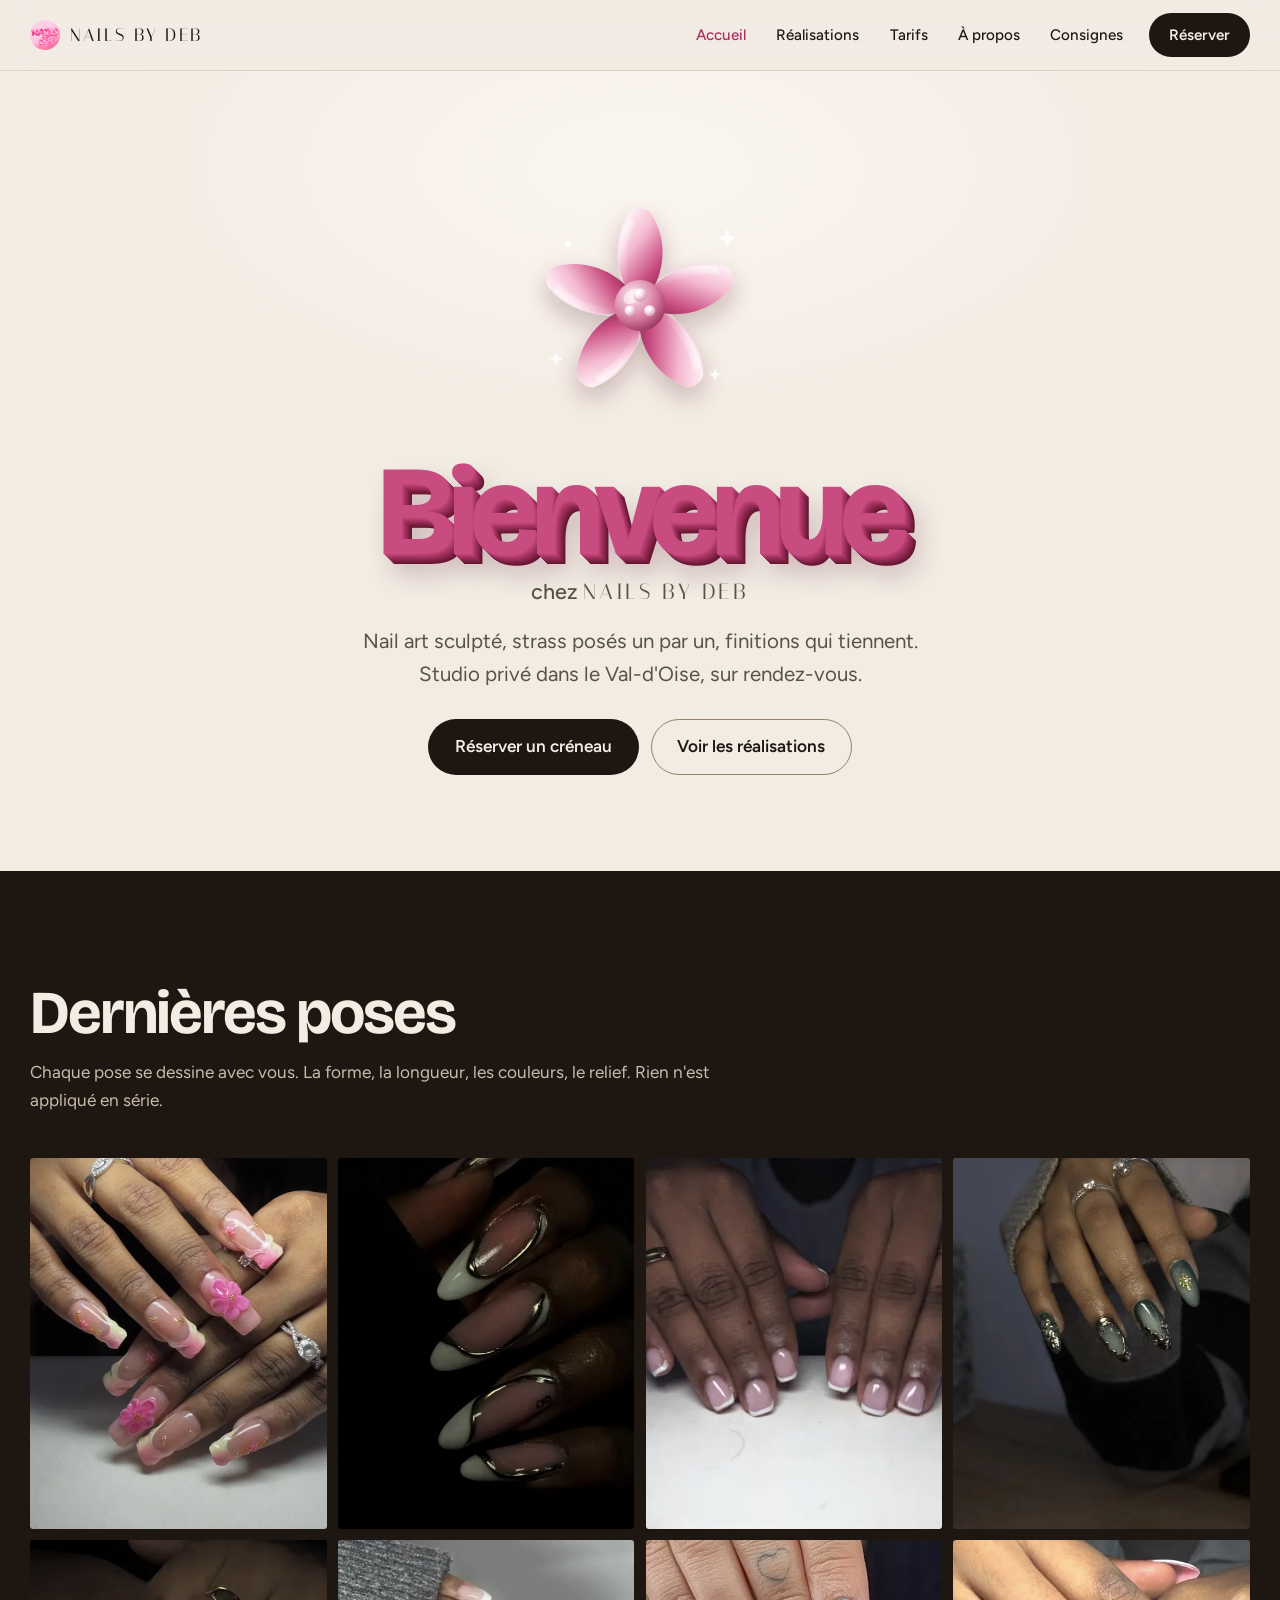
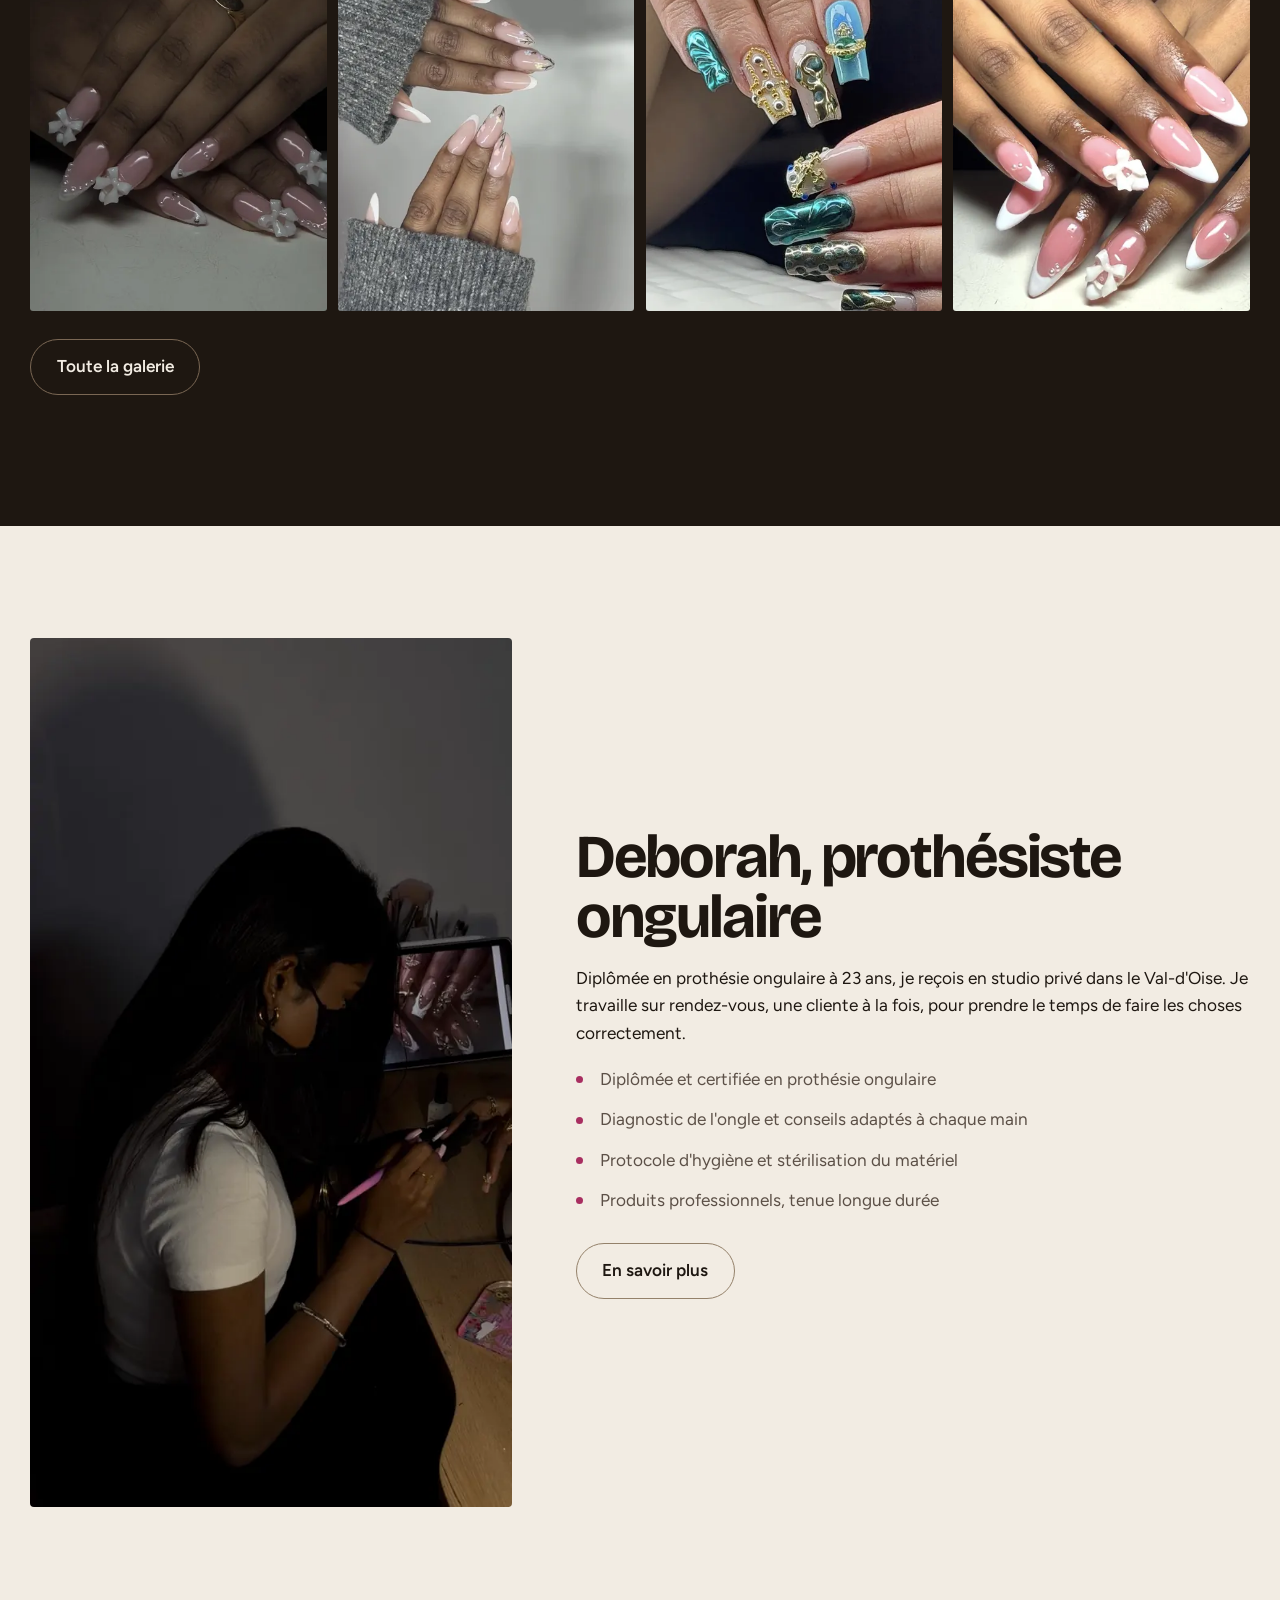
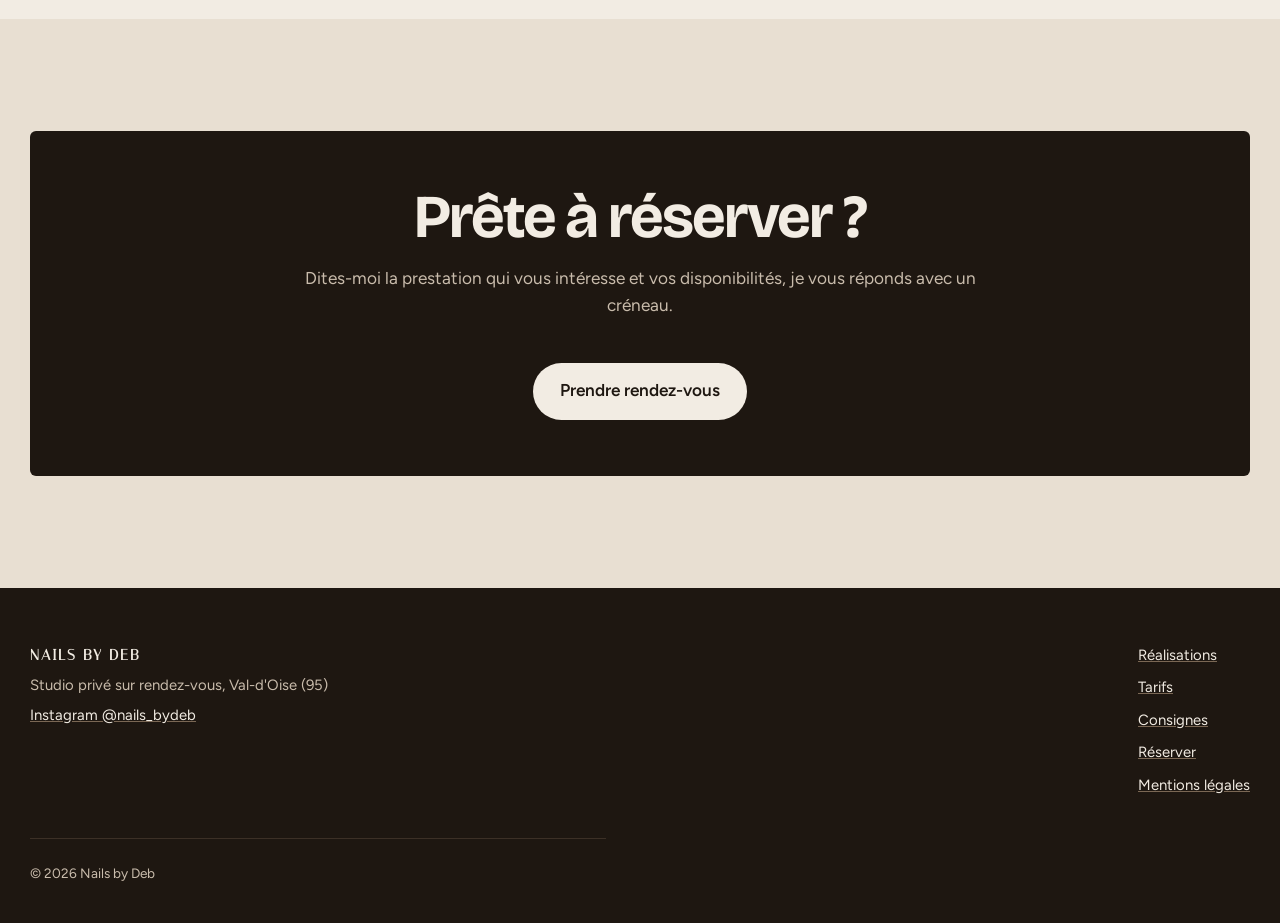
<file: index.html>
<!DOCTYPE html>
<html lang="fr">
<head>
<meta charset="UTF-8">
<meta name="viewport" content="width=device-width, initial-scale=1">
<title>Nails by Deb — Nail art sur-mesure dans le Val-d'Oise</title>
<meta name="description" content="Studio privé de prothésie ongulaire dans le Val-d'Oise. Nail art sculpté, Gel-X, gainage et poses sur-mesure par Deborah. Sur rendez-vous.">
<link rel="canonical" href="https://jrpsg92.github.io/NailsbyDeb/">

<meta property="og:type" content="website">
<meta property="og:title" content="Nails by Deb — Nail art sur-mesure dans le Val-d'Oise">
<meta property="og:description" content="Nail art sculpté, Gel-X, gainage et poses sur-mesure dans un studio privé du Val-d'Oise.">
<meta property="og:image" content="https://jrpsg92.github.io/NailsbyDeb/img/og-image.jpg">
<meta property="og:url" content="https://jrpsg92.github.io/NailsbyDeb/">
<meta property="og:locale" content="fr_FR">
<meta name="twitter:card" content="summary_large_image">

<link rel="icon" href="img/logo-96.png" type="image/png">
<link rel="apple-touch-icon" href="img/apple-touch-icon.png">
<meta name="theme-color" content="#F2ECE3">

<link rel="preconnect" href="https://fonts.googleapis.com">
<link rel="preconnect" href="https://fonts.gstatic.com" crossorigin>
<link href="https://fonts.googleapis.com/css2?family=Bricolage+Grotesque:opsz,wght@12..96,600;12..96,700&family=Figtree:wght@400;500;600&family=Italiana&display=swap" rel="stylesheet">
<link rel="stylesheet" href="style.css">
</head>
<body>
<a class="saut-contenu" href="#contenu">Aller au contenu</a>

<header class="entete">
  <div class="enveloppe entete__rangee">
    <a class="marque" href="index.html">
      <img src="img/logo-96.png" alt="" width="30" height="30">
      <span class="nom-marque">Nails by Deb</span>
    </a>
    <button class="bascule" data-bascule aria-expanded="false" aria-controls="menu" hidden>
      <span class="bascule__traits" aria-hidden="true"></span> Menu
    </button>
    <nav class="nav" id="menu" data-nav aria-label="Navigation principale">
      <ul>
        <li><a href="index.html" aria-current="page">Accueil</a></li>
        <li><a href="realisations.html">Réalisations</a></li>
        <li><a href="tarifs.html">Tarifs</a></li>
        <li><a href="about.html">À propos</a></li>
        <li><a href="rules.html">Consignes</a></li>
        <li><a class="reserver" href="booking.html">Réserver</a></li>
      </ul>
    </nav>
  </div>
</header>

<main id="contenu">

  <section class="accroche--accueil">
    <img class="accroche__objet" src="img/fleur-3d.svg"
         alt="Fleur sculptée en relief avec strass, motif signature du studio"
         width="400" height="400" fetchpriority="high">
    <div class="enveloppe accroche__texte">
      <div class="scene" data-scene>
        <h1 class="bienvenue" data-relief>
          Bienvenue
          <span class="bienvenue__marque">chez <span class="nom-marque">Nails by Deb</span></span>
        </h1>
      </div>
      <p>Nail art sculpté, strass posés un par un, finitions qui tiennent.
         Studio privé dans le Val-d'Oise, sur rendez-vous.</p>
      <div class="accroche__actions">
        <a class="bouton bouton--plein" href="booking.html">Réserver un créneau</a>
        <a class="bouton bouton--contour" href="realisations.html">Voir les réalisations</a>
      </div>
    </div>
  </section>

  <!-- Section sombre : les ongles clairs et brillants ressortent bien mieux. -->
  <section class="section section--espresso sur-espresso">
    <div class="enveloppe">
      <div class="section__chapeau">
        <h2>Dernières poses</h2>
        <p>Chaque pose se dessine avec vous. La forme, la longueur, les couleurs,
           le relief. Rien n'est appliqué en série.</p>
      </div>

      <!-- apercu:debut -->
      <div class="galerie galerie--dense">
        <figure class="piece" data-piece data-cat="relief">
          <img src="img/galerie9-480.webp" srcset="img/galerie9-480.webp 480w, img/galerie9-800.webp 800w"
               sizes="(min-width: 48rem) 23vw, 47vw" alt="Pose ballerine rose avec fleurs sculptées en relief et perles dorées">
        </figure>
        <figure class="piece" data-piece data-cat="dore">
          <img src="img/galerie17-480.webp" srcset="img/galerie17-480.webp 480w, img/galerie17-800.webp 800w"
               sizes="(min-width: 48rem) 23vw, 47vw" alt="Amande blanche et nude cerclée de chrome doré">
        </figure>
        <figure class="piece" data-piece data-cat="french">
          <img src="img/galerie7-480.webp" srcset="img/galerie7-480.webp 480w, img/galerie7-800.webp 800w"
               sizes="(min-width: 48rem) 23vw, 47vw" alt="French blanche sur ongles carrés courts" loading="lazy">
        </figure>
        <figure class="piece" data-piece data-cat="couleur">
          <img src="img/galerie12-480.webp" srcset="img/galerie12-480.webp 480w, img/galerie12-800.webp 800w"
               sizes="(min-width: 48rem) 23vw, 47vw" alt="Vert sapin effet œil-de-chat avec coulées dorées" loading="lazy">
        </figure>
        <figure class="piece" data-piece data-cat="relief">
          <img src="img/galerie8-480.webp" srcset="img/galerie8-480.webp 480w, img/galerie8-800.webp 800w"
               sizes="(min-width: 48rem) 23vw, 47vw" alt="Pose rose nacrée avec nœuds sculptés blancs et perles" loading="lazy">
        </figure>
        <figure class="piece" data-piece data-cat="french">
          <img src="img/galerie22-480.webp" srcset="img/galerie22-480.webp 480w, img/galerie22-800.webp 800w"
               sizes="(min-width: 48rem) 23vw, 47vw" alt="Amande french nude avec petites fleurs peintes à la main" loading="lazy">
        </figure>
        <figure class="piece" data-piece data-cat="dore">
          <img src="img/galerie2-480.webp" srcset="img/galerie2-480.webp 480w, img/galerie2-800.webp 800w"
               sizes="(min-width: 48rem) 23vw, 47vw" alt="Pose longue aqua et dorée, relief sculpté et strass posés à la main" loading="lazy">
        </figure>
        <figure class="piece" data-piece data-cat="relief">
          <img src="img/galerie10-480.webp" srcset="img/galerie10-480.webp 480w, img/galerie10-800.webp 800w"
               sizes="(min-width: 48rem) 23vw, 47vw" alt="Amande rose et blanche avec nœuds sculptés et perles" loading="lazy">
        </figure>
      </div>
      <!-- apercu:fin -->

      <p style="margin-top:1.75rem">
        <a class="bouton bouton--contour" href="realisations.html">Toute la galerie</a>
      </p>
    </div>
  </section>

  <section class="section">
    <div class="enveloppe duo">
      <img src="img/deborah-600.webp"
           srcset="img/deborah-600.webp 600w, img/deborah-1000.webp 1000w"
           sizes="(min-width: 52rem) 40vw, 100vw"
           alt="Deborah au travail dans son studio" loading="lazy"
           width="1221" height="2201">
      <div>
        <h2>Deborah, prothésiste ongulaire</h2>
        <p>Diplômée en prothésie ongulaire à 23 ans, je reçois en studio privé
           dans le Val-d'Oise. Je travaille sur rendez-vous, une cliente à la fois,
           pour prendre le temps de faire les choses correctement.</p>
        <ul class="liste-nue">
          <li>Diplômée et certifiée en prothésie ongulaire</li>
          <li>Diagnostic de l'ongle et conseils adaptés à chaque main</li>
          <li>Protocole d'hygiène et stérilisation du matériel</li>
          <li>Produits professionnels, tenue longue durée</li>
        </ul>
        <p style="margin-top:1.75rem">
          <a class="bouton bouton--contour" href="about.html">En savoir plus</a>
        </p>
      </div>
    </div>
  </section>

  <section class="section section--sable">
    <div class="enveloppe">
      <div class="appel">
        <h2>Prête à réserver&nbsp;?</h2>
        <p>Dites-moi la prestation qui vous intéresse et vos disponibilités,
           je vous réponds avec un créneau.</p>
        <a class="bouton" href="booking.html">Prendre rendez-vous</a>
      </div>
    </div>
  </section>

</main>

<footer class="pied">
  <div class="enveloppe">
    <div class="pied__rangee">
      <div>
        <strong class="nom-marque">Nails by Deb</strong>
        <p>Studio privé sur rendez-vous, Val-d'Oise (95)</p>
        <p><a href="https://instagram.com/nails_bydeb" rel="noopener">Instagram @nails_bydeb</a></p>
      </div>
      <ul>
        <li><a href="realisations.html">Réalisations</a></li>
        <li><a href="tarifs.html">Tarifs</a></li>
        <li><a href="rules.html">Consignes</a></li>
        <li><a href="booking.html">Réserver</a></li>
        <li><a href="mentions-legales.html">Mentions légales</a></li>
      </ul>
    </div>
    <p class="pied__mention">© 2026 Nails by Deb</p>
  </div>
</footer>

<script src="script.js" defer></script>
<script type="application/ld+json">
{
  "@context": "https://schema.org",
  "@type": "NailSalon",
  "name": "Nails by Deb",
  "description": "Studio privé de prothésie ongulaire et nail art sur-mesure dans le Val-d'Oise.",
  "url": "https://jrpsg92.github.io/NailsbyDeb/",
  "image": "https://jrpsg92.github.io/NailsbyDeb/img/og-image.jpg",
  "address": { "@type": "PostalAddress", "addressRegion": "Val-d'Oise", "postalCode": "95", "addressCountry": "FR" },
  "sameAs": ["https://instagram.com/nails_bydeb"],
  "priceRange": "30€–50€",
  "availableService": [
    { "@type": "Service", "name": "Pose Gel-X" },
    { "@type": "Service", "name": "Gainage" },
    { "@type": "Service", "name": "Nail art sur-mesure" }
  ]
}
</script>
</body>
</html>
</file>
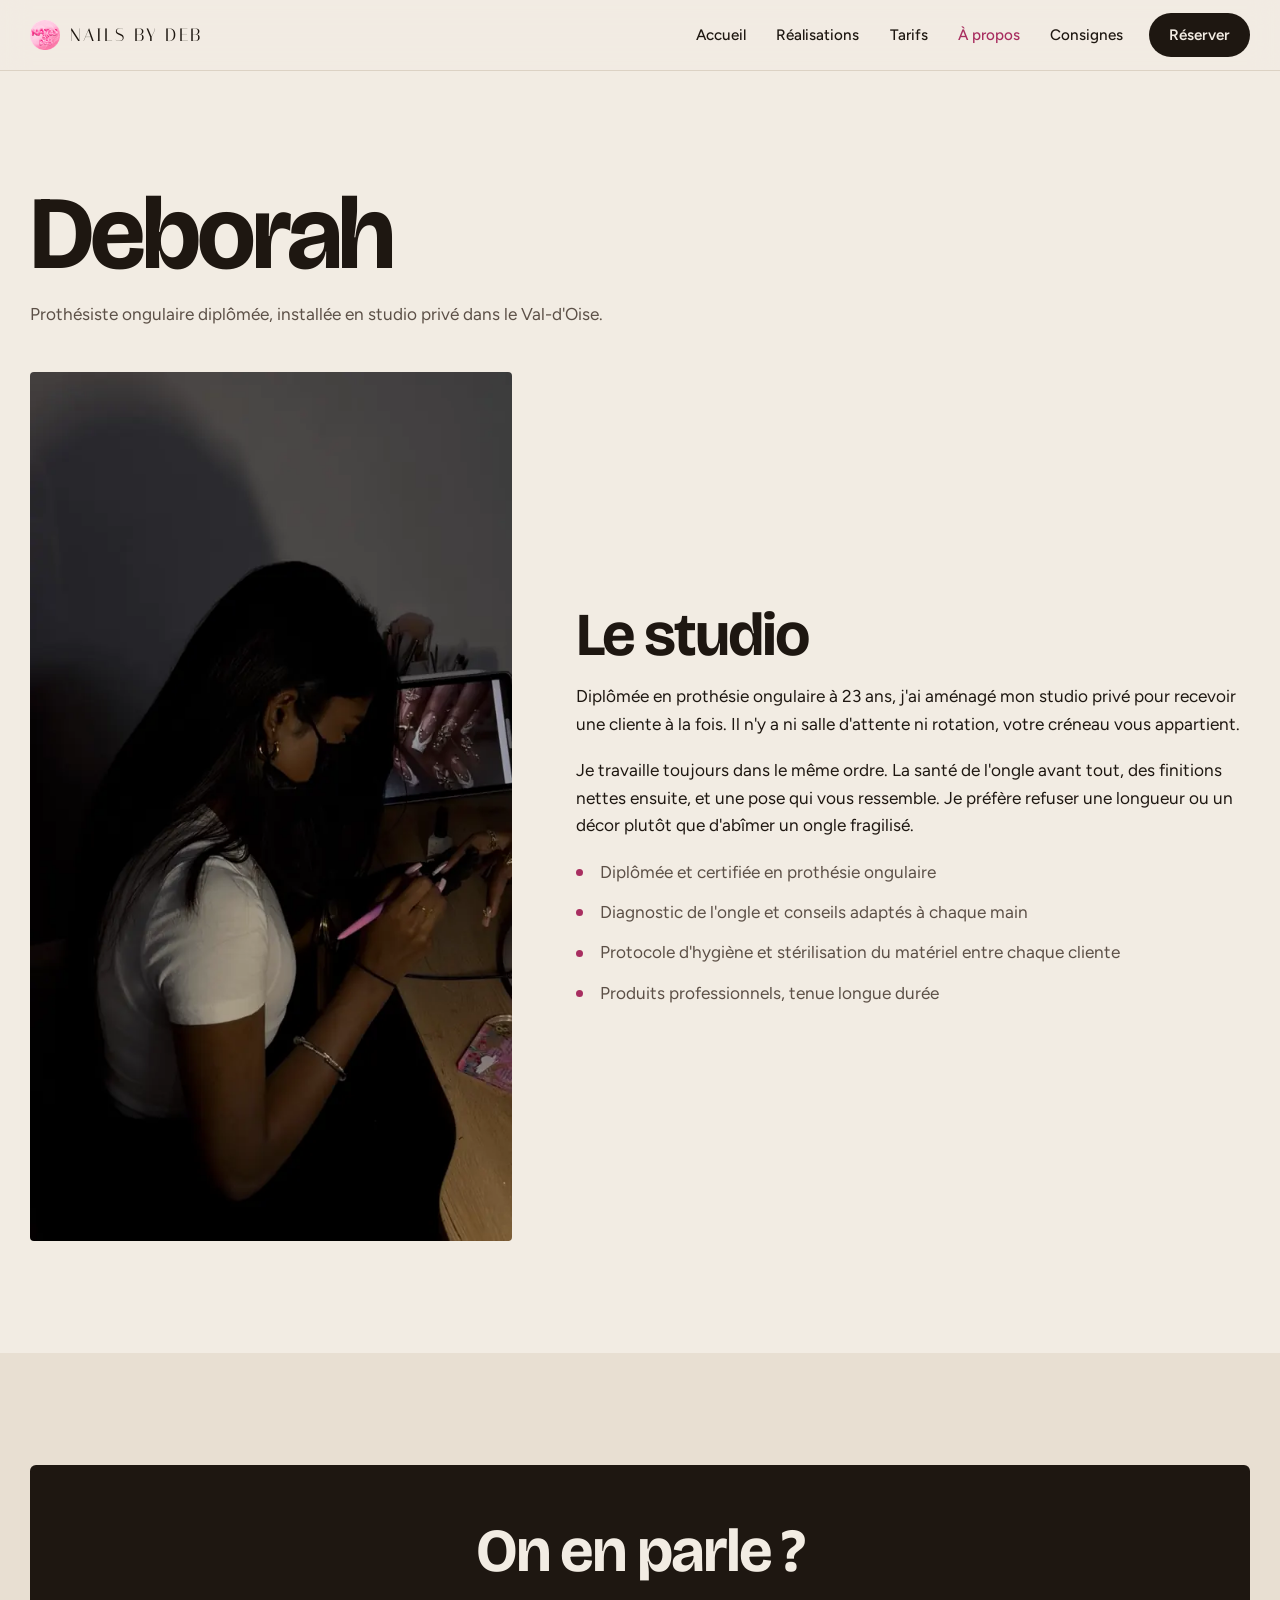
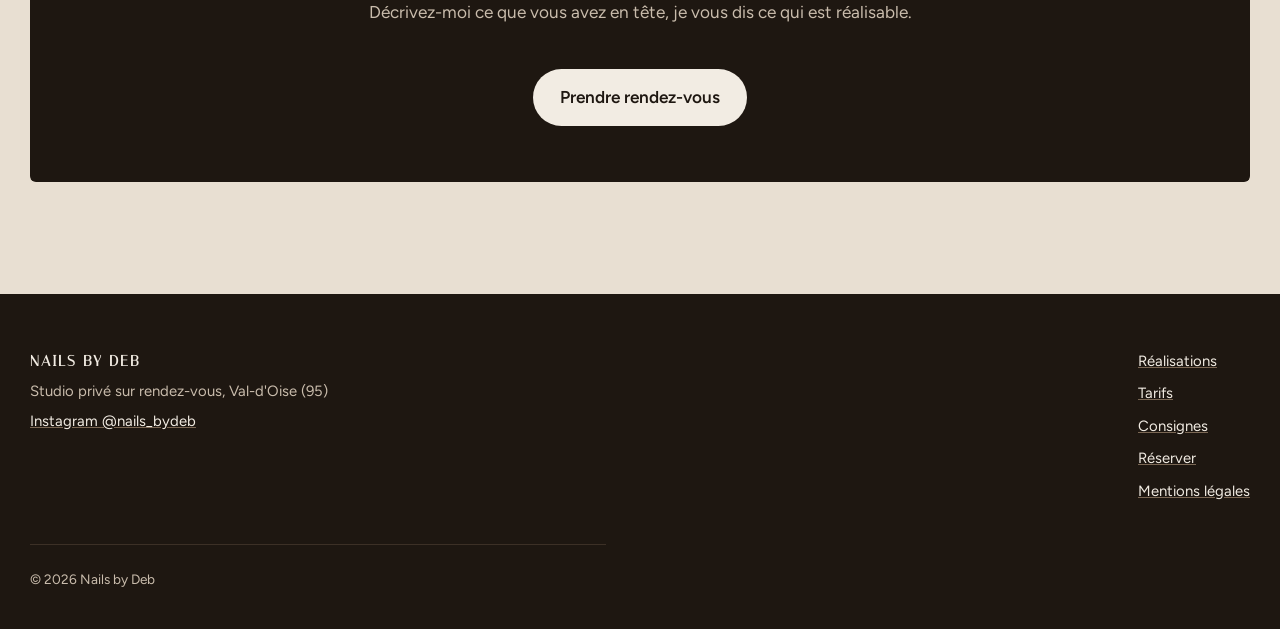
<file: about.html>
<!DOCTYPE html>
<html lang="fr">
<head>
<meta charset="UTF-8">
<meta name="viewport" content="width=device-width, initial-scale=1">
<title>À propos de Deborah — Nails by Deb</title>
<meta name="description" content="Deborah, prothésiste ongulaire diplômée, reçoit en studio privé dans le Val-d'Oise. Diagnostic de l'ongle, hygiène stricte et nail art sur-mesure.">
<link rel="canonical" href="https://jrpsg92.github.io/NailsbyDeb/about.html">

<meta property="og:type" content="profile">
<meta property="og:title" content="À propos de Deborah — Nails by Deb">
<meta property="og:description" content="Prothésiste ongulaire diplômée, studio privé dans le Val-d'Oise.">
<meta property="og:image" content="https://jrpsg92.github.io/NailsbyDeb/img/og-image.jpg">
<meta property="og:url" content="https://jrpsg92.github.io/NailsbyDeb/about.html">
<meta property="og:locale" content="fr_FR">
<meta name="twitter:card" content="summary_large_image">

<link rel="icon" href="img/logo-96.png" type="image/png">
<link rel="apple-touch-icon" href="img/apple-touch-icon.png">
<meta name="theme-color" content="#F2ECE3">

<link rel="preconnect" href="https://fonts.googleapis.com">
<link rel="preconnect" href="https://fonts.gstatic.com" crossorigin>
<link href="https://fonts.googleapis.com/css2?family=Bricolage+Grotesque:opsz,wght@12..96,600;12..96,700&family=Figtree:wght@400;500;600&family=Italiana&display=swap" rel="stylesheet">
<link rel="stylesheet" href="style.css">
</head>
<body>
<a class="saut-contenu" href="#contenu">Aller au contenu</a>

<header class="entete">
  <div class="enveloppe entete__rangee">
    <a class="marque" href="index.html">
      <img src="img/logo-96.png" alt="" width="30" height="30">
      <span class="nom-marque">Nails by Deb</span>
    </a>
    <button class="bascule" data-bascule aria-expanded="false" aria-controls="menu" hidden>
      <span class="bascule__traits" aria-hidden="true"></span> Menu
    </button>
    <nav class="nav" id="menu" data-nav aria-label="Navigation principale">
      <ul>
        <li><a href="index.html">Accueil</a></li>
        <li><a href="realisations.html">Réalisations</a></li>
        <li><a href="tarifs.html">Tarifs</a></li>
        <li><a href="about.html" aria-current="page">À propos</a></li>
        <li><a href="rules.html">Consignes</a></li>
        <li><a class="reserver" href="booking.html">Réserver</a></li>
      </ul>
    </nav>
  </div>
</header>

<main id="contenu">
  <section class="section">
    <div class="enveloppe">
      <div class="section__chapeau">
        <h1>Deborah</h1>
        <p>Prothésiste ongulaire diplômée, installée en studio privé dans le Val-d'Oise.</p>
      </div>

      <div class="duo">
        <img src="img/deborah-600.webp"
             srcset="img/deborah-600.webp 600w, img/deborah-1000.webp 1000w"
             sizes="(min-width: 52rem) 40vw, 100vw"
             alt="Deborah au travail dans son studio" width="1221" height="2201">
        <div>
          <h2>Le studio</h2>
          <p>Diplômée en prothésie ongulaire à 23 ans, j'ai aménagé mon studio
             privé pour recevoir une cliente à la fois. Il n'y a ni salle d'attente ni rotation, votre créneau vous appartient.</p>
          <p>Je travaille toujours dans le même ordre. La santé de l'ongle avant tout,
             des finitions nettes ensuite, et une pose qui vous ressemble.
             Je préfère refuser une longueur ou un décor plutôt que d'abîmer
             un ongle fragilisé.</p>
          <ul class="liste-nue">
            <li>Diplômée et certifiée en prothésie ongulaire</li>
            <li>Diagnostic de l'ongle et conseils adaptés à chaque main</li>
            <li>Protocole d'hygiène et stérilisation du matériel entre chaque cliente</li>
            <li>Produits professionnels, tenue longue durée</li>
          </ul>
        </div>
      </div>
    </div>
  </section>

  <section class="section section--sable">
    <div class="enveloppe">
      <div class="appel">
        <h2>On en parle&nbsp;?</h2>
        <p>Décrivez-moi ce que vous avez en tête, je vous dis ce qui est réalisable.</p>
        <a class="bouton" href="booking.html">Prendre rendez-vous</a>
      </div>
    </div>
  </section>
</main>

<footer class="pied">
  <div class="enveloppe">
    <div class="pied__rangee">
      <div>
        <strong class="nom-marque">Nails by Deb</strong>
        <p>Studio privé sur rendez-vous, Val-d'Oise (95)</p>
        <p><a href="https://instagram.com/nails_bydeb" rel="noopener">Instagram @nails_bydeb</a></p>
      </div>
      <ul>
        <li><a href="realisations.html">Réalisations</a></li>
        <li><a href="tarifs.html">Tarifs</a></li>
        <li><a href="rules.html">Consignes</a></li>
        <li><a href="booking.html">Réserver</a></li>
        <li><a href="mentions-legales.html">Mentions légales</a></li>
      </ul>
    </div>
    <p class="pied__mention">© 2026 Nails by Deb</p>
  </div>
</footer>

<script src="script.js" defer></script>
</body>
</html>
</file>
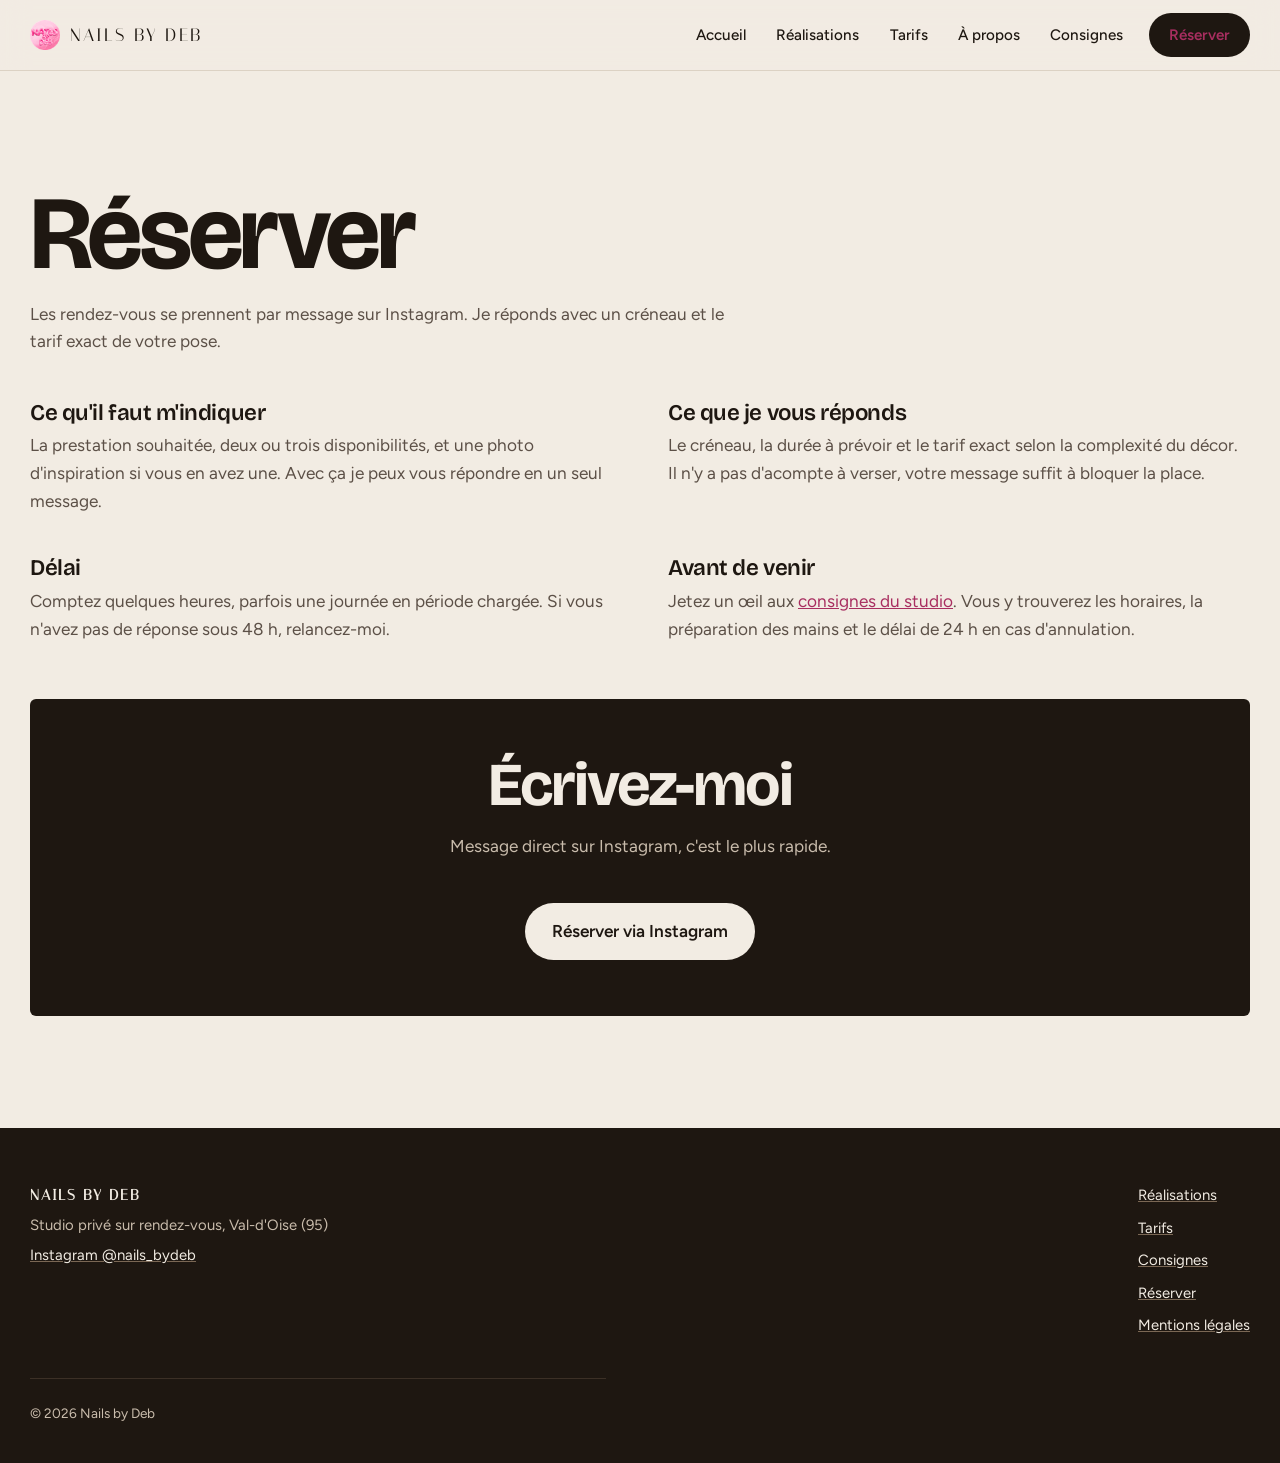
<file: booking.html>
<!DOCTYPE html>
<html lang="fr">
<head>
<meta charset="UTF-8">
<meta name="viewport" content="width=device-width, initial-scale=1">
<title>Réserver — Nails by Deb</title>
<meta name="description" content="Réservez votre créneau chez Nails by Deb : prestation souhaitée, disponibilités et inspiration par message. Studio privé dans le Val-d'Oise.">
<link rel="canonical" href="https://jrpsg92.github.io/NailsbyDeb/booking.html">

<meta property="og:type" content="website">
<meta property="og:title" content="Réserver — Nails by Deb">
<meta property="og:description" content="Prenez rendez-vous au studio privé dans le Val-d'Oise.">
<meta property="og:image" content="https://jrpsg92.github.io/NailsbyDeb/img/og-image.jpg">
<meta property="og:url" content="https://jrpsg92.github.io/NailsbyDeb/booking.html">
<meta property="og:locale" content="fr_FR">
<meta name="twitter:card" content="summary_large_image">

<link rel="icon" href="img/logo-96.png" type="image/png">
<link rel="apple-touch-icon" href="img/apple-touch-icon.png">
<meta name="theme-color" content="#F2ECE3">

<link rel="preconnect" href="https://fonts.googleapis.com">
<link rel="preconnect" href="https://fonts.gstatic.com" crossorigin>
<link href="https://fonts.googleapis.com/css2?family=Bricolage+Grotesque:opsz,wght@12..96,600;12..96,700&family=Figtree:wght@400;500;600&family=Italiana&display=swap" rel="stylesheet">
<link rel="stylesheet" href="style.css">
</head>
<body>
<a class="saut-contenu" href="#contenu">Aller au contenu</a>

<header class="entete">
  <div class="enveloppe entete__rangee">
    <a class="marque" href="index.html">
      <img src="img/logo-96.png" alt="" width="30" height="30">
      <span class="nom-marque">Nails by Deb</span>
    </a>
    <button class="bascule" data-bascule aria-expanded="false" aria-controls="menu" hidden>
      <span class="bascule__traits" aria-hidden="true"></span> Menu
    </button>
    <nav class="nav" id="menu" data-nav aria-label="Navigation principale">
      <ul>
        <li><a href="index.html">Accueil</a></li>
        <li><a href="realisations.html">Réalisations</a></li>
        <li><a href="tarifs.html">Tarifs</a></li>
        <li><a href="about.html">À propos</a></li>
        <li><a href="rules.html">Consignes</a></li>
        <li><a class="reserver" href="booking.html" aria-current="page">Réserver</a></li>
      </ul>
    </nav>
  </div>
</header>

<main id="contenu">
  <section class="section">
    <div class="enveloppe">
      <div class="section__chapeau">
        <h1>Réserver</h1>
        <p>Les rendez-vous se prennent par message sur Instagram.
           Je réponds avec un créneau et le tarif exact de votre pose.</p>
      </div>

      <div class="consignes">
        <div>
          <h3>Ce qu'il faut m'indiquer</h3>
          <p>La prestation souhaitée, deux ou trois disponibilités, et une photo
             d'inspiration si vous en avez une. Avec ça je peux vous répondre
             en un seul message.</p>
        </div>
        <div>
          <h3>Ce que je vous réponds</h3>
          <p>Le créneau, la durée à prévoir et le tarif exact selon la
             complexité du décor. Il n'y a pas d'acompte à verser, votre message
             suffit à bloquer la place.</p>
        </div>
        <div>
          <h3>Délai</h3>
          <p>Comptez quelques heures, parfois une journée en période chargée.
             Si vous n'avez pas de réponse sous 48 h, relancez-moi.</p>
        </div>
        <div>
          <h3>Avant de venir</h3>
          <p>Jetez un œil aux <a href="rules.html">consignes du studio</a>.
             Vous y trouverez les horaires, la préparation des mains et le
             délai de 24 h en cas d'annulation.</p>
        </div>
      </div>

      <div class="appel" style="margin-top:3.5rem">
        <h2>Écrivez-moi</h2>
        <p>Message direct sur Instagram, c'est le plus rapide.</p>
        <!-- Étape suivante conseillée : remplacer ce lien par un outil de
             réservation en ligne (Planity, Treatwell…) ou un formulaire,
             et ajouter ici un numéro ou un lien WhatsApp si la cliente
             souhaite un second canal. -->
        <a class="bouton" href="https://instagram.com/nails_bydeb" rel="noopener">
          Réserver via Instagram
        </a>
      </div>
    </div>
  </section>
</main>

<footer class="pied">
  <div class="enveloppe">
    <div class="pied__rangee">
      <div>
        <strong class="nom-marque">Nails by Deb</strong>
        <p>Studio privé sur rendez-vous, Val-d'Oise (95)</p>
        <p><a href="https://instagram.com/nails_bydeb" rel="noopener">Instagram @nails_bydeb</a></p>
      </div>
      <ul>
        <li><a href="realisations.html">Réalisations</a></li>
        <li><a href="tarifs.html">Tarifs</a></li>
        <li><a href="rules.html">Consignes</a></li>
        <li><a href="booking.html">Réserver</a></li>
        <li><a href="mentions-legales.html">Mentions légales</a></li>
      </ul>
    </div>
    <p class="pied__mention">© 2026 Nails by Deb</p>
  </div>
</footer>

<script src="script.js" defer></script>
</body>
</html>
</file>
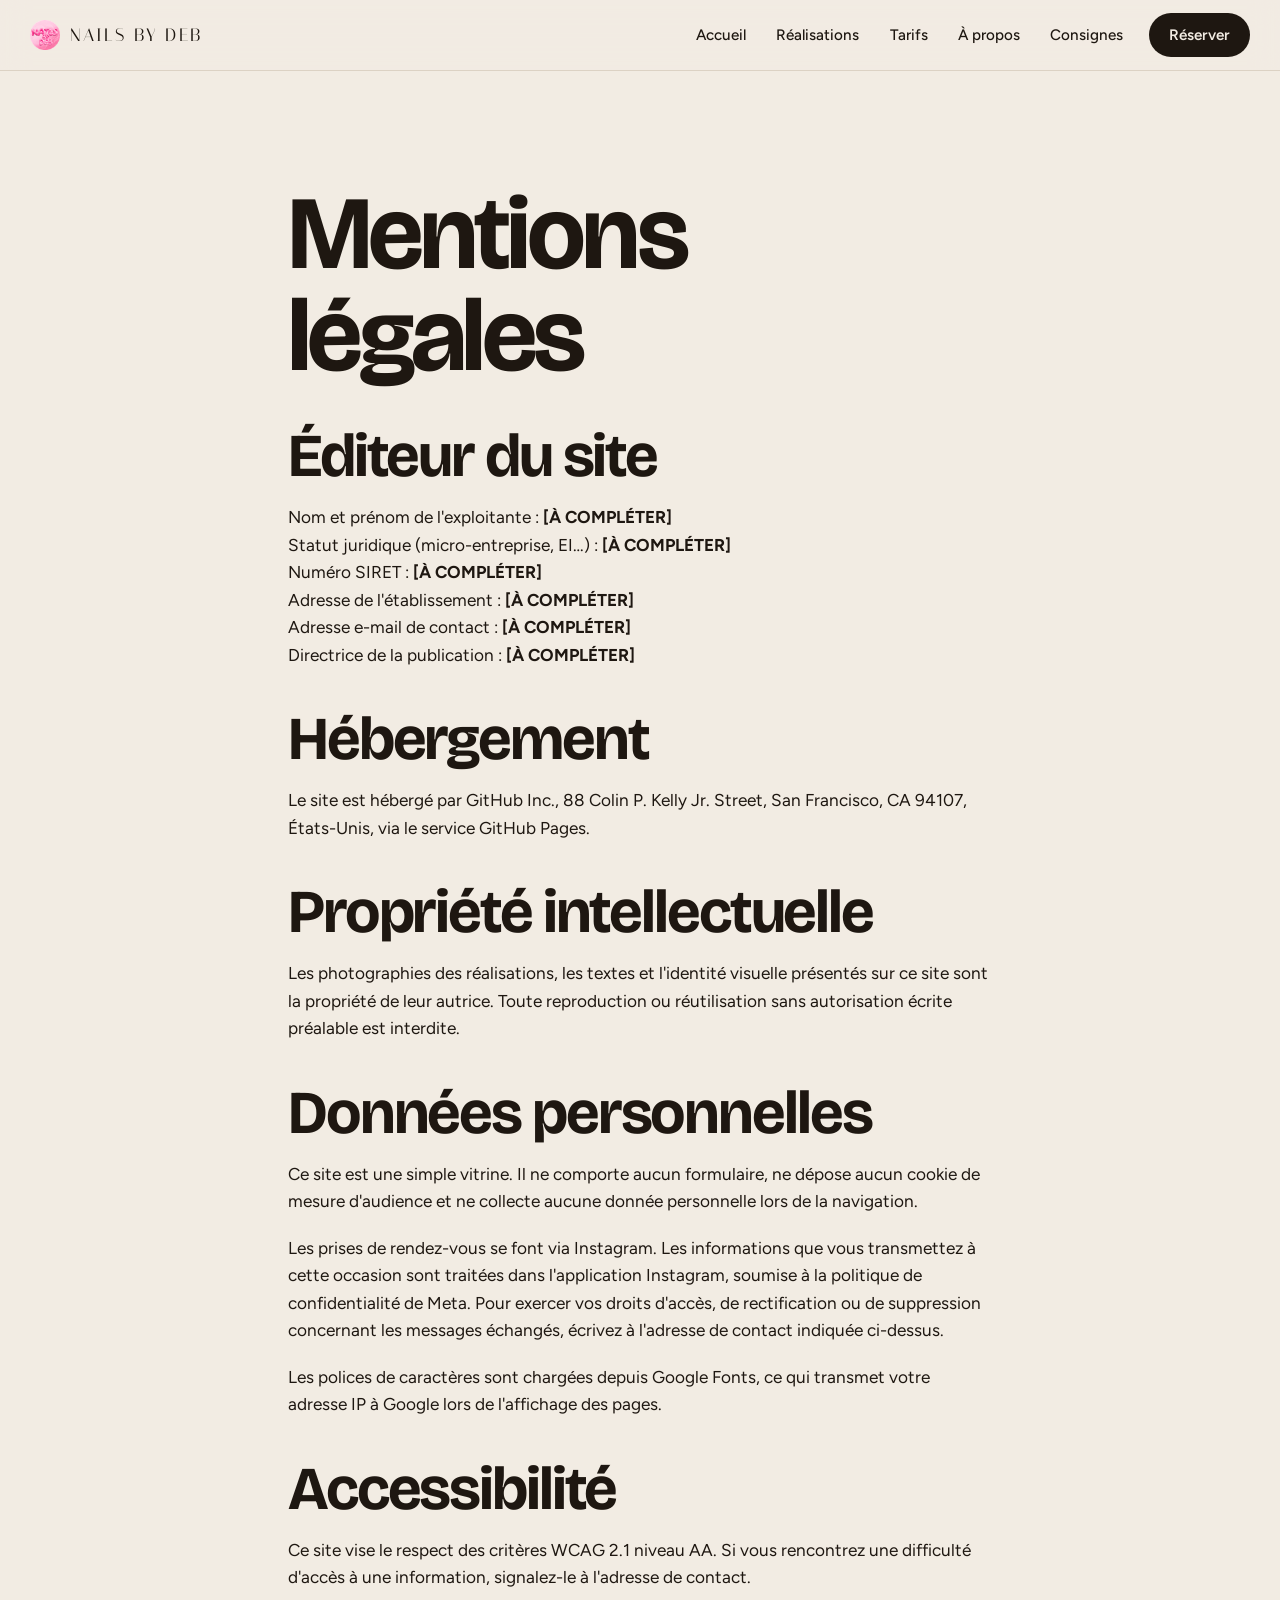
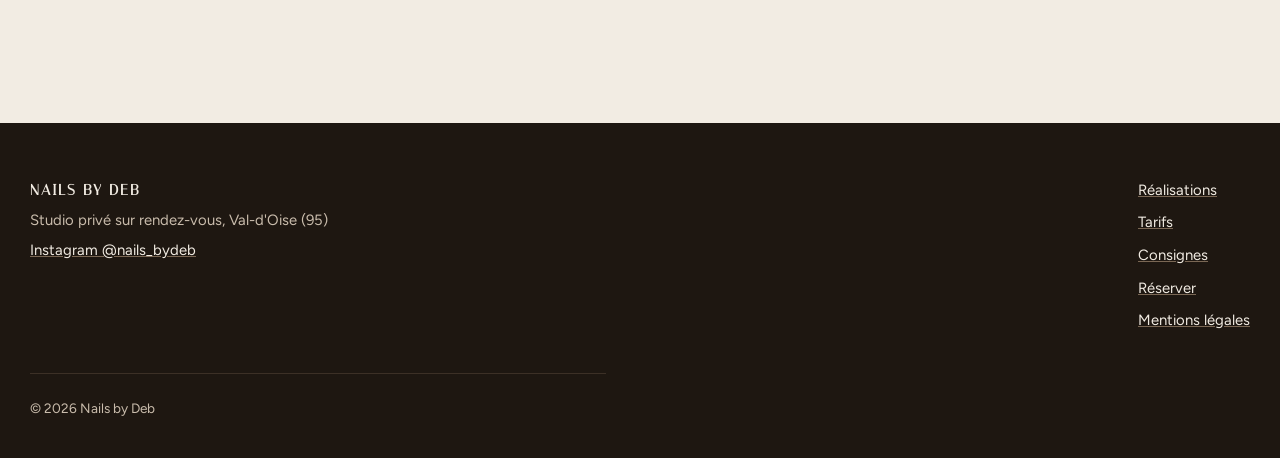
<file: mentions-legales.html>
<!DOCTYPE html>
<html lang="fr">
<head>
<meta charset="UTF-8">
<meta name="viewport" content="width=device-width, initial-scale=1">
<title>Mentions légales — Nails by Deb</title>
<meta name="description" content="Mentions légales et informations sur les données personnelles du site Nails by Deb.">
<link rel="canonical" href="https://jrpsg92.github.io/NailsbyDeb/mentions-legales.html">
<meta name="robots" content="noindex">

<link rel="icon" href="img/logo-96.png" type="image/png">
<link rel="apple-touch-icon" href="img/apple-touch-icon.png">
<meta name="theme-color" content="#F2ECE3">

<link rel="preconnect" href="https://fonts.googleapis.com">
<link rel="preconnect" href="https://fonts.gstatic.com" crossorigin>
<link href="https://fonts.googleapis.com/css2?family=Bricolage+Grotesque:opsz,wght@12..96,600;12..96,700&family=Figtree:wght@400;500;600&family=Italiana&display=swap" rel="stylesheet">
<link rel="stylesheet" href="style.css">
</head>
<body>
<a class="saut-contenu" href="#contenu">Aller au contenu</a>

<header class="entete">
  <div class="enveloppe entete__rangee">
    <a class="marque" href="index.html">
      <img src="img/logo-96.png" alt="" width="30" height="30">
      <span class="nom-marque">Nails by Deb</span>
    </a>
    <button class="bascule" data-bascule aria-expanded="false" aria-controls="menu" hidden>
      <span class="bascule__traits" aria-hidden="true"></span> Menu
    </button>
    <nav class="nav" id="menu" data-nav aria-label="Navigation principale">
      <ul>
        <li><a href="index.html">Accueil</a></li>
        <li><a href="realisations.html">Réalisations</a></li>
        <li><a href="tarifs.html">Tarifs</a></li>
        <li><a href="about.html">À propos</a></li>
        <li><a href="rules.html">Consignes</a></li>
        <li><a class="reserver" href="booking.html">Réserver</a></li>
      </ul>
    </nav>
  </div>
</header>

<main id="contenu">
  <section class="section">
    <div class="enveloppe texte-long">
      <h1>Mentions légales</h1>

      <!-- =====================================================================
           À COMPLÉTER PAR LA CLIENTE avant la mise en ligne publique.
           Ces informations sont obligatoires pour un site professionnel
           en France (article 6 de la LCEN). Ne rien inventer : demander
           les valeurs exactes à Deborah.
           ===================================================================== -->

      <h2>Éditeur du site</h2>
      <p>
        Nom et prénom de l'exploitante : <strong>[À COMPLÉTER]</strong><br>
        Statut juridique (micro-entreprise, EI…) : <strong>[À COMPLÉTER]</strong><br>
        Numéro SIRET : <strong>[À COMPLÉTER]</strong><br>
        Adresse de l'établissement : <strong>[À COMPLÉTER]</strong><br>
        Adresse e-mail de contact : <strong>[À COMPLÉTER]</strong><br>
        Directrice de la publication : <strong>[À COMPLÉTER]</strong>
      </p>

      <h2>Hébergement</h2>
      <p>
        Le site est hébergé par GitHub&nbsp;Inc., 88 Colin P. Kelly Jr. Street,
        San Francisco, CA 94107, États-Unis, via le service GitHub&nbsp;Pages.
      </p>

      <h2>Propriété intellectuelle</h2>
      <p>
        Les photographies des réalisations, les textes et l'identité visuelle
        présentés sur ce site sont la propriété de leur autrice. Toute
        reproduction ou réutilisation sans autorisation écrite préalable
        est interdite.
      </p>

      <h2>Données personnelles</h2>
      <p>
        Ce site est une simple vitrine. Il ne comporte aucun formulaire, ne dépose
        aucun cookie de mesure d'audience et ne collecte aucune donnée
        personnelle lors de la navigation.
      </p>
      <p>
        Les prises de rendez-vous se font via Instagram. Les informations que
        vous transmettez à cette occasion sont traitées dans l'application
        Instagram, soumise à la politique de confidentialité de Meta. Pour
        exercer vos droits d'accès, de rectification ou de suppression
        concernant les messages échangés, écrivez à l'adresse de contact
        indiquée ci-dessus.
      </p>
      <p>
        Les polices de caractères sont chargées depuis Google&nbsp;Fonts, ce qui
        transmet votre adresse IP à Google lors de l'affichage des pages.
      </p>

      <h2>Accessibilité</h2>
      <p>
        Ce site vise le respect des critères WCAG&nbsp;2.1 niveau AA.
        Si vous rencontrez une difficulté d'accès à une information,
        signalez-le à l'adresse de contact.
      </p>
    </div>
  </section>
</main>

<footer class="pied">
  <div class="enveloppe">
    <div class="pied__rangee">
      <div>
        <strong class="nom-marque">Nails by Deb</strong>
        <p>Studio privé sur rendez-vous, Val-d'Oise (95)</p>
        <p><a href="https://instagram.com/nails_bydeb" rel="noopener">Instagram @nails_bydeb</a></p>
      </div>
      <ul>
        <li><a href="realisations.html">Réalisations</a></li>
        <li><a href="tarifs.html">Tarifs</a></li>
        <li><a href="rules.html">Consignes</a></li>
        <li><a href="booking.html">Réserver</a></li>
        <li><a href="mentions-legales.html">Mentions légales</a></li>
      </ul>
    </div>
    <p class="pied__mention">© 2026 Nails by Deb</p>
  </div>
</footer>

<script src="script.js" defer></script>
</body>
</html>
</file>
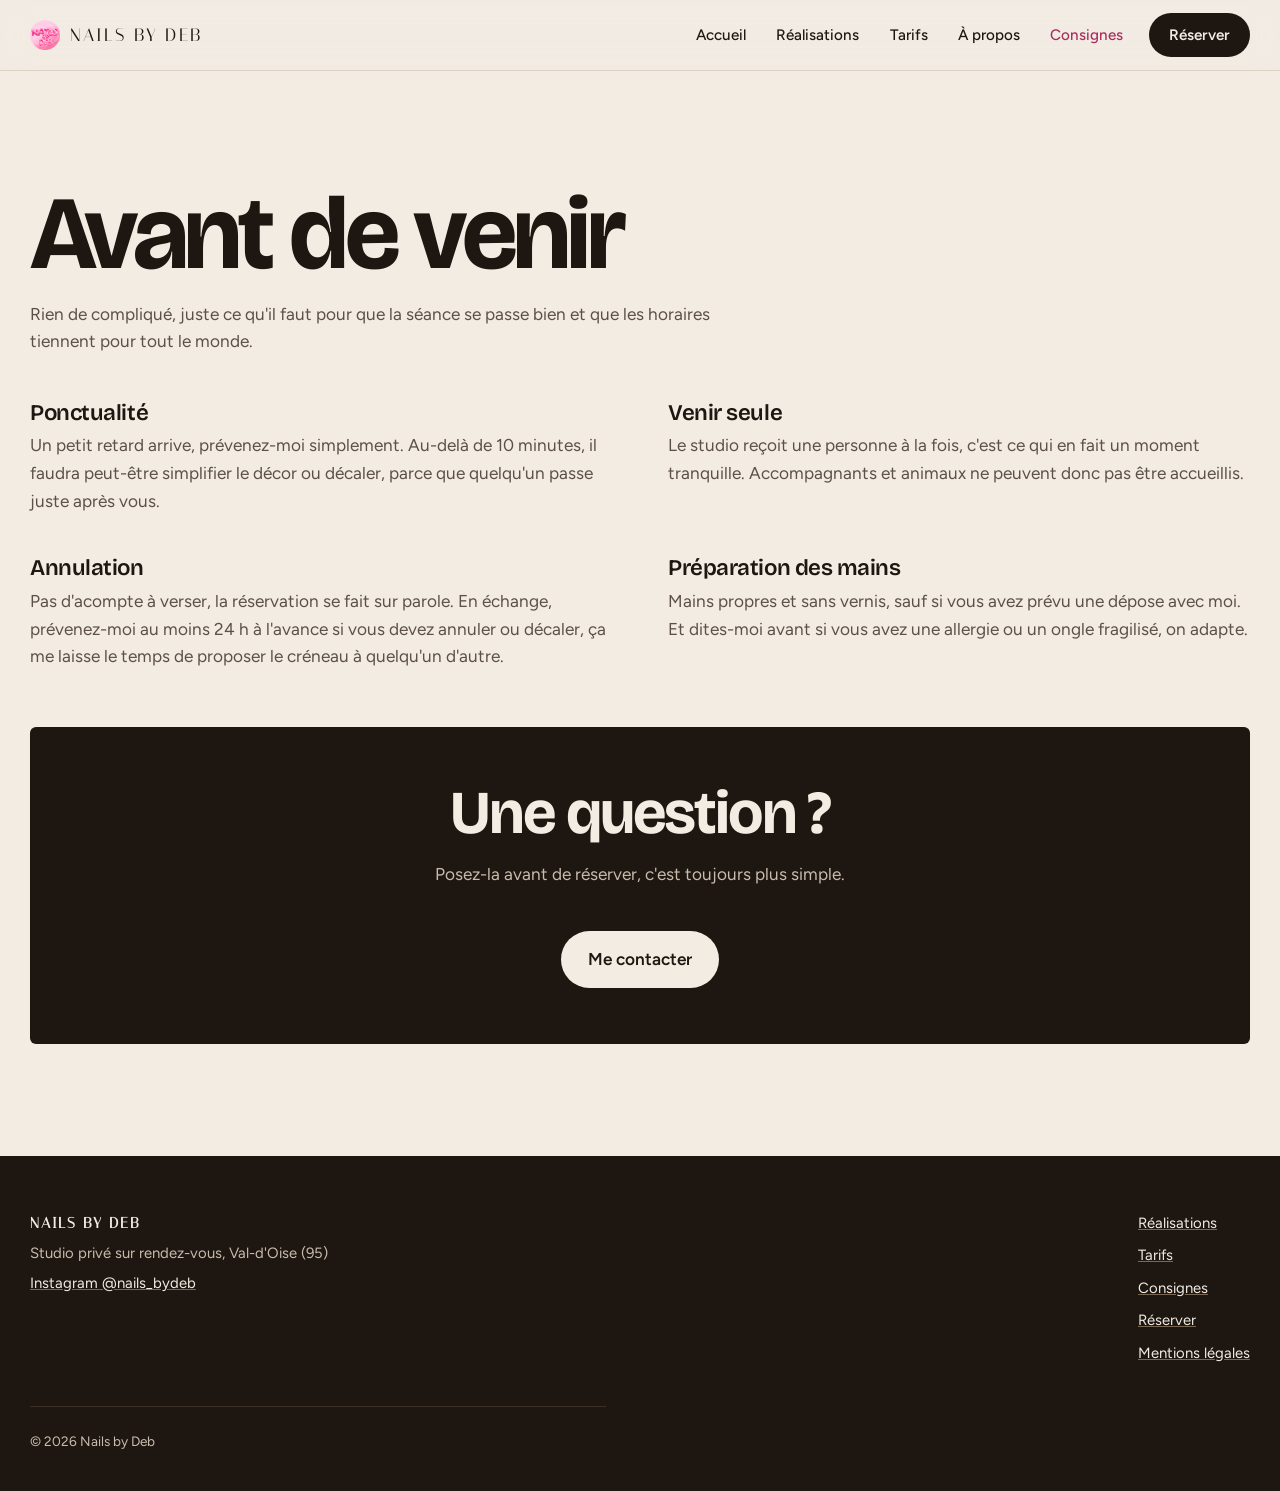
<file: rules.html>
<!DOCTYPE html>
<html lang="fr">
<head>
<meta charset="UTF-8">
<meta name="viewport" content="width=device-width, initial-scale=1">
<title>Consignes — Nails by Deb</title>
<meta name="description" content="Ponctualité, annulation 24 h à l'avance, accompagnants et préparation des mains : à savoir avant votre rendez-vous au studio.">
<link rel="canonical" href="https://jrpsg92.github.io/NailsbyDeb/rules.html">

<meta property="og:type" content="website">
<meta property="og:title" content="Consignes — Nails by Deb">
<meta property="og:description" content="Ce qu'il faut savoir avant votre rendez-vous au studio.">
<meta property="og:image" content="https://jrpsg92.github.io/NailsbyDeb/img/og-image.jpg">
<meta property="og:url" content="https://jrpsg92.github.io/NailsbyDeb/rules.html">
<meta property="og:locale" content="fr_FR">
<meta name="twitter:card" content="summary_large_image">

<link rel="icon" href="img/logo-96.png" type="image/png">
<link rel="apple-touch-icon" href="img/apple-touch-icon.png">
<meta name="theme-color" content="#F2ECE3">

<link rel="preconnect" href="https://fonts.googleapis.com">
<link rel="preconnect" href="https://fonts.gstatic.com" crossorigin>
<link href="https://fonts.googleapis.com/css2?family=Bricolage+Grotesque:opsz,wght@12..96,600;12..96,700&family=Figtree:wght@400;500;600&family=Italiana&display=swap" rel="stylesheet">
<link rel="stylesheet" href="style.css">
</head>
<body>
<a class="saut-contenu" href="#contenu">Aller au contenu</a>

<header class="entete">
  <div class="enveloppe entete__rangee">
    <a class="marque" href="index.html">
      <img src="img/logo-96.png" alt="" width="30" height="30">
      <span class="nom-marque">Nails by Deb</span>
    </a>
    <button class="bascule" data-bascule aria-expanded="false" aria-controls="menu" hidden>
      <span class="bascule__traits" aria-hidden="true"></span> Menu
    </button>
    <nav class="nav" id="menu" data-nav aria-label="Navigation principale">
      <ul>
        <li><a href="index.html">Accueil</a></li>
        <li><a href="realisations.html">Réalisations</a></li>
        <li><a href="tarifs.html">Tarifs</a></li>
        <li><a href="about.html">À propos</a></li>
        <li><a href="rules.html" aria-current="page">Consignes</a></li>
        <li><a class="reserver" href="booking.html">Réserver</a></li>
      </ul>
    </nav>
  </div>
</header>

<main id="contenu">
  <section class="section">
    <div class="enveloppe">
      <div class="section__chapeau">
        <h1>Avant de venir</h1>
        <p>Rien de compliqué, juste ce qu'il faut pour que la séance se passe bien
           et que les horaires tiennent pour tout le monde.</p>
      </div>

      <div class="consignes">
        <div>
          <h3>Ponctualité</h3>
          <p>Un petit retard arrive, prévenez-moi simplement. Au-delà de
             10 minutes, il faudra peut-être simplifier le décor ou décaler,
             parce que quelqu'un passe juste après vous.</p>
        </div>
        <div>
          <h3>Venir seule</h3>
          <p>Le studio reçoit une personne à la fois, c'est ce qui en fait un
             moment tranquille. Accompagnants et animaux ne peuvent donc pas
             être accueillis.</p>
        </div>
        <div>
          <h3>Annulation</h3>
          <p>Pas d'acompte à verser, la réservation se fait sur parole.
             En échange, prévenez-moi au moins 24 h à l'avance si vous devez
             annuler ou décaler, ça me laisse le temps de proposer le créneau
             à quelqu'un d'autre.</p>
        </div>
        <div>
          <h3>Préparation des mains</h3>
          <p>Mains propres et sans vernis, sauf si vous avez prévu une dépose
             avec moi. Et dites-moi avant si vous avez une allergie ou un ongle
             fragilisé, on adapte.</p>
        </div>
      </div>

      <div class="appel" style="margin-top:3.5rem">
        <h2>Une question&nbsp;?</h2>
        <p>Posez-la avant de réserver, c'est toujours plus simple.</p>
        <a class="bouton" href="booking.html">Me contacter</a>
      </div>
    </div>
  </section>
</main>

<footer class="pied">
  <div class="enveloppe">
    <div class="pied__rangee">
      <div>
        <strong class="nom-marque">Nails by Deb</strong>
        <p>Studio privé sur rendez-vous, Val-d'Oise (95)</p>
        <p><a href="https://instagram.com/nails_bydeb" rel="noopener">Instagram @nails_bydeb</a></p>
      </div>
      <ul>
        <li><a href="realisations.html">Réalisations</a></li>
        <li><a href="tarifs.html">Tarifs</a></li>
        <li><a href="rules.html">Consignes</a></li>
        <li><a href="booking.html">Réserver</a></li>
        <li><a href="mentions-legales.html">Mentions légales</a></li>
      </ul>
    </div>
    <p class="pied__mention">© 2026 Nails by Deb</p>
  </div>
</footer>

<script src="script.js" defer></script>
</body>
</html>
</file>
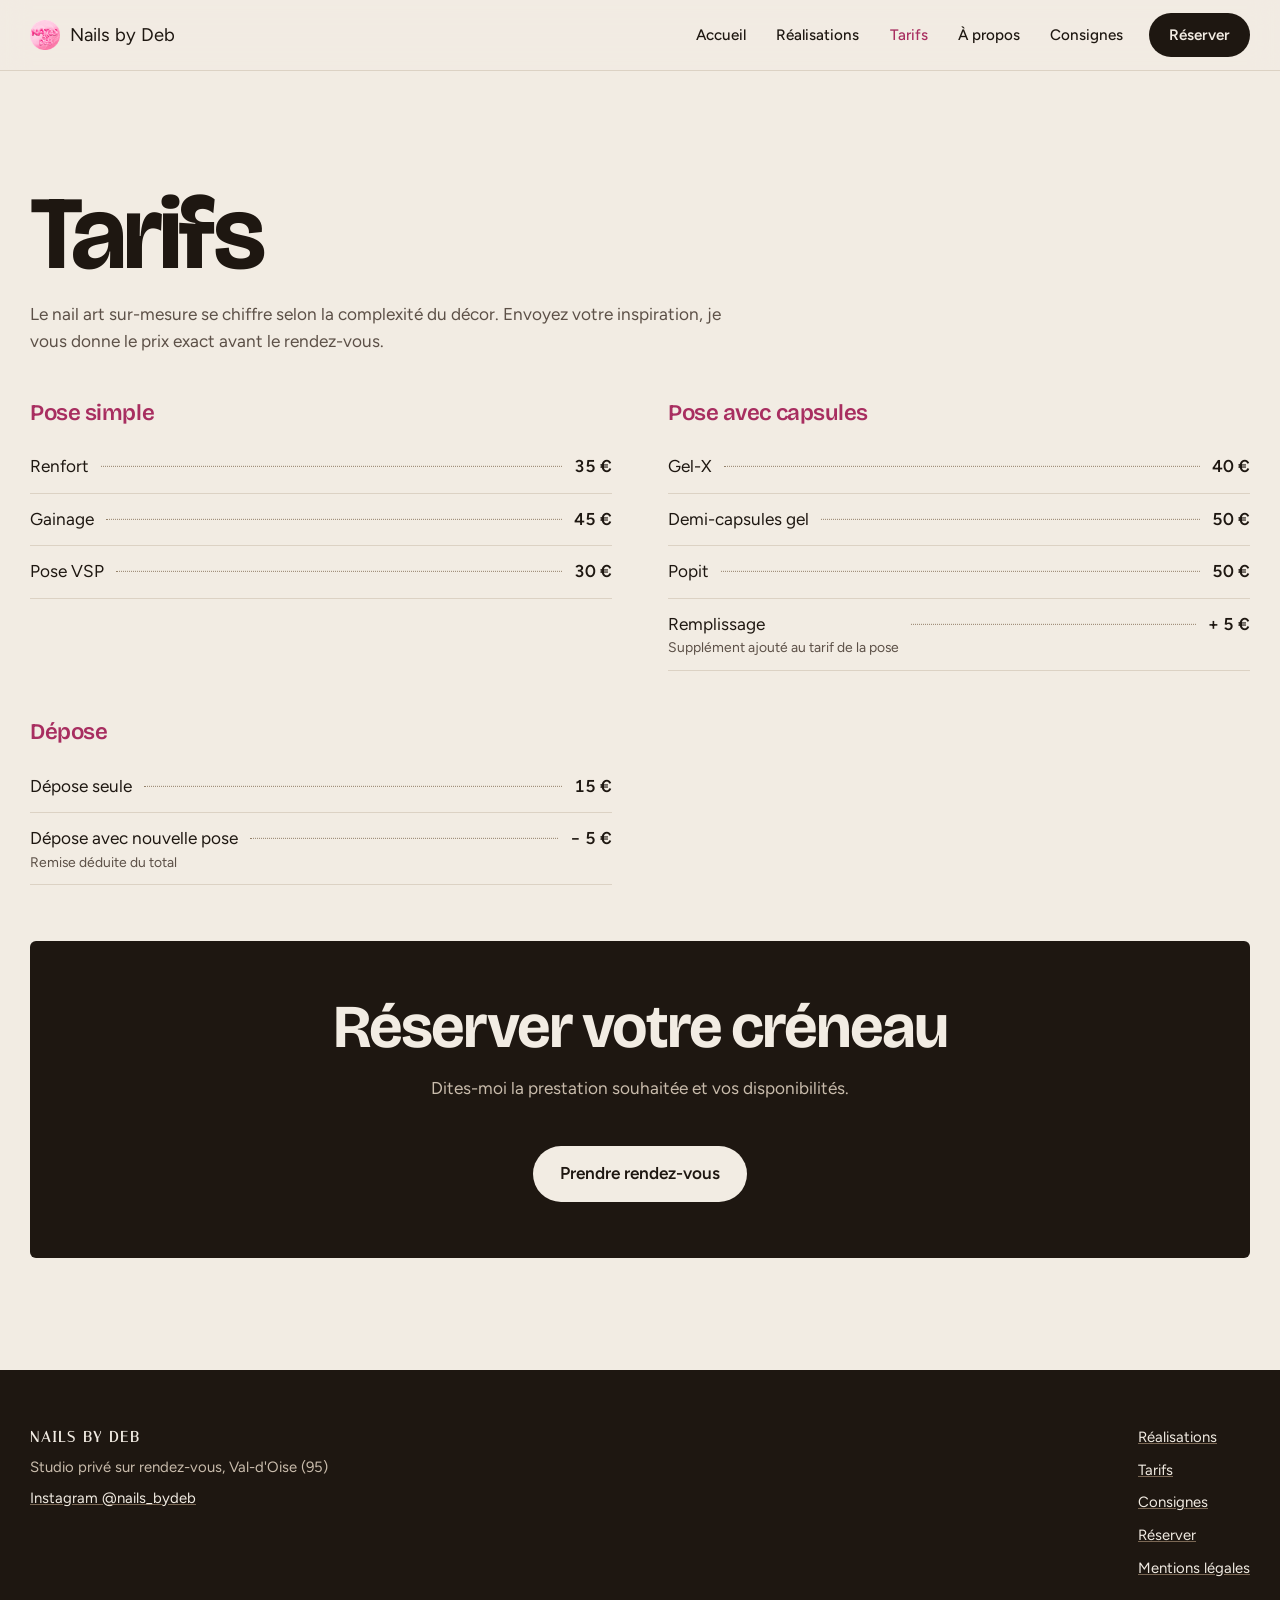
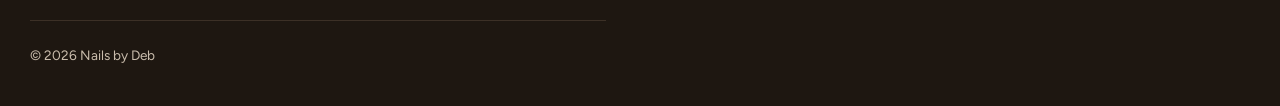
<file: tarifs.html>
<!DOCTYPE html>
<html lang="fr">
<head>
<meta charset="UTF-8">
<meta name="viewport" content="width=device-width, initial-scale=1">
<title>Tarifs — Nails by Deb</title>
<meta name="description" content="Tarifs des prestations : gainage, renfort, pose VSP, Gel-X, demi-capsules, popit et dépose. Studio privé dans le Val-d'Oise.">
<link rel="canonical" href="https://jrpsg92.github.io/NailsbyDeb/tarifs.html">

<meta property="og:type" content="website">
<meta property="og:title" content="Tarifs — Nails by Deb">
<meta property="og:description" content="Gainage, renfort, Gel-X, popit, dépose : la carte des prestations.">
<meta property="og:image" content="https://jrpsg92.github.io/NailsbyDeb/img/og-image.jpg">
<meta property="og:url" content="https://jrpsg92.github.io/NailsbyDeb/tarifs.html">
<meta property="og:locale" content="fr_FR">
<meta name="twitter:card" content="summary_large_image">

<link rel="icon" href="img/logo-96.png" type="image/png">
<link rel="apple-touch-icon" href="img/apple-touch-icon.png">
<meta name="theme-color" content="#07191D">

<link rel="preconnect" href="https://fonts.googleapis.com">
<link rel="preconnect" href="https://fonts.gstatic.com" crossorigin>
<link href="https://fonts.googleapis.com/css2?family=Bricolage+Grotesque:opsz,wght@12..96,600;12..96,700&family=Figtree:wght@400;500;600&family=Italiana&display=swap" rel="stylesheet">
<link rel="stylesheet" href="style.css">
</head>
<body>
<a class="saut-contenu" href="#contenu">Aller au contenu</a>

<header class="entete">
  <div class="enveloppe entete__rangee">
    <a class="marque" href="index.html">
      <img src="img/logo-96.png" alt="" width="30" height="30">
      <span>Nails by Deb</span>
    </a>
    <button class="bascule" data-bascule aria-expanded="false" aria-controls="menu" hidden>
      <span class="bascule__traits" aria-hidden="true"></span> Menu
    </button>
    <nav class="nav" id="menu" data-nav aria-label="Navigation principale">
      <ul>
        <li><a href="index.html">Accueil</a></li>
        <li><a href="realisations.html">Réalisations</a></li>
        <li><a href="tarifs.html" aria-current="page">Tarifs</a></li>
        <li><a href="about.html">À propos</a></li>
        <li><a href="rules.html">Consignes</a></li>
        <li><a class="reserver" href="booking.html">Réserver</a></li>
      </ul>
    </nav>
  </div>
</header>

<main id="contenu">
  <section class="section">
    <div class="enveloppe">
      <div class="section__chapeau">
        <h1>Tarifs</h1>
        <p>Le nail art sur-mesure se chiffre selon la complexité du décor.
           Envoyez votre inspiration, je vous donne le prix exact avant le rendez-vous.</p>
      </div>

      <div class="carte-prix">
        <div class="famille">
          <h3>Pose simple</h3>
          <ul class="prix">
            <li><span>Renfort</span><span class="montant">35&nbsp;€</span></li>
            <li><span>Gainage</span><span class="montant">45&nbsp;€</span></li>
            <li><span>Pose VSP</span><span class="montant">30&nbsp;€</span></li>
          </ul>
        </div>

        <div class="famille">
          <h3>Pose avec capsules</h3>
          <ul class="prix">
            <li><span>Gel-X</span><span class="montant">40&nbsp;€</span></li>
            <li><span>Demi-capsules gel</span><span class="montant">50&nbsp;€</span></li>
            <li><span>Popit</span><span class="montant">50&nbsp;€</span></li>
            <li>
              <span>Remplissage
                <span class="detail">Supplément ajouté au tarif de la pose</span>
              </span>
              <span class="montant">+&nbsp;5&nbsp;€</span>
            </li>
          </ul>
        </div>

        <div class="famille">
          <h3>Dépose</h3>
          <ul class="prix">
            <li><span>Dépose seule</span><span class="montant">15&nbsp;€</span></li>
            <li>
              <span>Dépose avec nouvelle pose
                <span class="detail">Remise déduite du total</span>
              </span>
              <span class="montant">−&nbsp;5&nbsp;€</span>
            </li>
          </ul>
        </div>
      </div>

      <div class="appel" style="margin-top:3.5rem">
        <h2>Réserver votre créneau</h2>
        <p>Dites-moi la prestation souhaitée et vos disponibilités.</p>
        <a class="bouton bouton--plein" href="booking.html">Prendre rendez-vous</a>
      </div>
    </div>
  </section>
</main>

<footer class="pied">
  <div class="enveloppe">
    <div class="pied__rangee">
      <div>
        <strong class="nom-marque">Nails by Deb</strong>
        <p>Studio privé sur rendez-vous, Val-d'Oise (95)</p>
        <p><a href="https://instagram.com/nails_bydeb" rel="noopener">Instagram @nails_bydeb</a></p>
      </div>
      <ul>
        <li><a href="realisations.html">Réalisations</a></li>
        <li><a href="tarifs.html">Tarifs</a></li>
        <li><a href="rules.html">Consignes</a></li>
        <li><a href="booking.html">Réserver</a></li>
        <li><a href="mentions-legales.html">Mentions légales</a></li>
      </ul>
    </div>
    <p class="pied__mention">© 2026 Nails by Deb</p>
  </div>
</footer>

<script src="script.js" defer></script>
</body>
</html>
</file>
<file: style.css>
/* ==========================================================================
   Nails by Deb — feuille de style unique
   Direction : sable chaud + espresso, accent framboise emprunté aux fleurs
   sculptées de ses poses. Le beige reste la base ; la modernité vient de la
   typographie large, du contraste franc et des photos plein cadre —
   pas de dorure, pas d'italique décoratif.
   ========================================================================== */

/* --- Jetons ------------------------------------------------------------- */
:root {
  /* Sable : la base chaude */
  --sable: #F2ECE3;
  --sable-profond: #E8DFD2;

  /* Espresso : le contrepoint sombre, chaud lui aussi (jamais un noir neutre) */
  --espresso: #1E1711;
  --espresso-haut: #2A211A;

  /* Framboise : reprise des fleurs en relief de ses poses */
  --framboise: #A82E60;
  --framboise-clair: #F2A8C6;

  /* Texte */
  --texte: #1E1711;
  --texte-doux: #5C5047;
  --texte-inverse: #F2ECE3;
  --texte-inverse-doux: #C9BCAC;

  /* Filets : décoratif, puis porteur d'information (≥ 3:1) */
  --filet: #DCD2C4;
  --filet-actif: #94816A;
  --filet-sombre: #3C3026;
  --filet-sombre-actif: #7A6754;

  --lisible: 64ch;
  --respiration: clamp(3.5rem, 9vw, 7rem);
  --courbe: cubic-bezier(.22, 1, .36, 1);
}

/* --- Base --------------------------------------------------------------- */
*, *::before, *::after { box-sizing: border-box; }

html { scroll-behavior: smooth; }

body {
  margin: 0;
  background: var(--sable);
  color: var(--texte);
  font-family: Figtree, system-ui, -apple-system, "Segoe UI", sans-serif;
  font-size: clamp(1rem, .96rem + .2vw, 1.075rem);
  line-height: 1.6;
  -webkit-font-smoothing: antialiased;
}

/* Le display porte la personnalité : large, dense, serré. */
h1, h2, h3 {
  font-family: "Bricolage Grotesque", system-ui, sans-serif;
  font-weight: 700;
  line-height: .98;
  letter-spacing: -.035em;
  margin: 0;
  text-wrap: balance;
}

h1 { font-size: clamp(3rem, 1.6rem + 6.6vw, 6.5rem); }
h2 { font-size: clamp(2.1rem, 1.3rem + 3.6vw, 3.8rem); }
h3 {
  font-size: clamp(1.15rem, 1.05rem + .5vw, 1.4rem);
  font-weight: 600;
  letter-spacing: -.02em;
  line-height: 1.15;
}

p { margin: 0 0 1.1em; max-width: var(--lisible); }

/* Les titres n'ont pas de marge basse : c'est l'élément suivant qui ouvre
   l'espace, pour éviter les marges qui s'annulent entre blocs. */
h1 + p, h2 + p { margin-top: 1.15rem; }
h3 + p { margin-top: .5rem; }
img { display: block; max-width: 100%; height: auto; }
a { color: var(--framboise); }

:focus-visible {
  outline: 3px solid var(--framboise);
  outline-offset: 3px;
  border-radius: 2px;
}

.enveloppe { width: min(100% - 2.5rem, 1220px); margin-inline: auto; }

.enveloppe-accroche { width: min(100% - 2.5rem, 1220px); margin-inline: auto; }
@media (min-width: 62rem) { .enveloppe-accroche { width: auto; margin-inline: 0; } }

.saut-contenu {
  position: absolute; left: -9999px; top: 0;
  background: var(--framboise); color: var(--sable);
  padding: .75rem 1.25rem; z-index: 200; font-weight: 600;
}
.saut-contenu:focus { left: 1rem; top: 1rem; }

/* --- En-tête ------------------------------------------------------------ */
.entete {
  position: sticky; top: 0; z-index: 100;
  background: color-mix(in srgb, var(--sable) 90%, transparent);
  backdrop-filter: blur(14px);
  border-bottom: 1px solid var(--filet);
}

.entete__rangee {
  display: flex; align-items: center; justify-content: space-between;
  gap: 1rem; padding-block: .8rem;
}

/* Le nom de la marque a son propre caractère : un serif à fort contraste,
   espacé, qui tranche avec le grotesque des titres. */
.nom-marque {
  font-family: Italiana, "Times New Roman", serif;
  font-weight: 400;
  letter-spacing: .12em;
  text-transform: uppercase;
}

.marque {
  display: flex; align-items: center; gap: .6rem;
  text-decoration: none; color: var(--texte);
  font-size: 1.15rem; line-height: 1;
}
.marque img { width: 30px; height: 30px; }

.bascule {
  display: inline-flex; align-items: center; gap: .5rem;
  background: none; border: 1px solid var(--filet-actif); border-radius: 999px;
  color: var(--texte); font: inherit; font-size: .9rem; font-weight: 600;
  padding: .5rem .95rem; cursor: pointer; min-height: 44px;
}
.bascule__traits { position: relative; width: 16px; height: 2px; background: currentColor; }
.bascule__traits::before, .bascule__traits::after {
  content: ""; position: absolute; left: 0; width: 16px; height: 2px;
  background: currentColor; transition: transform .3s var(--courbe);
}
.bascule__traits::before { top: -5px; }
.bascule__traits::after { top: 5px; }
[aria-expanded="true"] .bascule__traits { background: transparent; }
[aria-expanded="true"] .bascule__traits::before { transform: translateY(5px) rotate(45deg); }
[aria-expanded="true"] .bascule__traits::after { transform: translateY(-5px) rotate(-45deg); }

.nav { display: none; }
.nav[data-ouvert="true"] { display: block; }
.nav ul { list-style: none; margin: 0; padding: 0 0 1rem; display: grid; gap: .15rem; }
.nav a {
  display: block; padding: .8rem .25rem; min-height: 44px;
  color: var(--texte); text-decoration: none;
  border-bottom: 1px solid var(--filet); font-weight: 500;
}
.nav a[aria-current="page"] { color: var(--framboise); }
.nav .reserver {
  margin-top: .6rem; border: 0;
  background: var(--espresso); color: var(--texte-inverse);
  border-radius: 999px; text-align: center; font-weight: 600;
}

@media (min-width: 62rem) {
  .bascule { display: none; }
  .nav { display: block !important; }
  .nav ul { display: flex; align-items: center; gap: .3rem; padding: 0; }
  .nav a {
    border: 0; padding: .6rem .8rem; border-radius: 999px;
    font-size: .95rem; display: flex; align-items: center;
  }
  .nav a:hover { color: var(--framboise); }
  .nav .reserver { margin: 0 0 0 .5rem; padding-inline: 1.25rem; }
  .nav .reserver:hover { background: var(--framboise); color: var(--texte-inverse); }
}

/* --- Boutons ------------------------------------------------------------ */
.bouton {
  display: inline-flex; align-items: center; justify-content: center;
  min-height: 48px; padding: .85rem 1.6rem;
  border-radius: 999px; border: 1px solid transparent;
  font: inherit; font-weight: 600; text-decoration: none; cursor: pointer;
  transition: transform .25s var(--courbe), background-color .25s, color .25s;
}
.bouton:hover { transform: translateY(-2px); }
.bouton:active { transform: translateY(0); }

.bouton--plein { background: var(--espresso); color: var(--texte-inverse); }
.bouton--plein:hover { background: var(--framboise); }

.bouton--contour { border-color: var(--filet-actif); color: var(--texte); background: transparent; }
.bouton--contour:hover { border-color: var(--espresso); background: var(--espresso); color: var(--texte-inverse); }

/* Sur fond espresso, les boutons s'inversent */
.sur-espresso .bouton--plein { background: var(--sable); color: var(--espresso); }
.sur-espresso .bouton--plein:hover { background: var(--framboise-clair); }
.sur-espresso .bouton--contour { border-color: var(--filet-sombre-actif); color: var(--texte-inverse); }
.sur-espresso .bouton--contour:hover { background: var(--sable); color: var(--espresso); border-color: var(--sable); }

/* --- Accroche d'accueil : bienvenue, sans photo ------------------------- */
/* L'objet 3D porte la marque ; les photos vivent dans la galerie. */
.accroche--accueil {
  display: grid;
  justify-items: center;
  text-align: center;
  gap: .25rem; /* le SVG porte déjà sa propre marge interne */
  padding-block: clamp(2.5rem, 7vw, 5rem) clamp(3rem, 8vw, 6rem);
  background:
    radial-gradient(70% 55% at 50% 12%, #FBF6F0 0%, var(--sable) 62%);
}

.accroche__objet {
  width: clamp(180px, 42vw, 300px);
  height: auto;
  animation: flotter 7s ease-in-out infinite;
}
@keyframes flotter {
  0%, 100% { transform: translateY(0) rotate(-1.5deg); }
  50%      { transform: translateY(-14px) rotate(1.5deg); }
}

/* Mot d'accueil en relief : la profondeur vient d'un empilement de copies
   décalées, et le bloc s'incline vers le pointeur ou le doigt. */
.scene { perspective: 900px; width: 100%; }

.bienvenue {
  margin: 0;
  font-family: "Bricolage Grotesque", system-ui, sans-serif;
  font-weight: 700;
  letter-spacing: -.05em;
  line-height: .9;
  font-size: clamp(3.2rem, 1rem + 11vw, 8rem);
  color: #C84C80;
  transform-style: preserve-3d;
  transition: transform .4s var(--courbe);
  will-change: transform;
  text-shadow:
     1px  1px 0 #BE4376,  2px  2px 0 #B43D6E,
     3px  3px 0 #AA3766,  4px  4px 0 #A0325E,
     5px  5px 0 #962D56,  6px  6px 0 #8C284E,
     7px  7px 0 #822346,  8px  8px 0 #781E3E,
     9px  9px 0 #6E1A36, 10px 10px 0 #641636,
    12px 18px 26px rgb(94 23 52 / .3);
}
/* Pendant le survol, la réaction suit le doigt sans inertie. */
.scene[data-actif="true"] .bienvenue { transition: transform .08s linear; }

.bienvenue__marque {
  display: block;
  margin-top: .75rem;
  font-family: Figtree, system-ui, sans-serif;
  font-weight: 500;
  font-size: clamp(1.05rem, .95rem + .5vw, 1.35rem);
  letter-spacing: 0;
  color: var(--texte-doux);
  text-shadow: none;
}

.accroche--accueil .scene { margin-bottom: 1.5rem; }
.accroche--accueil .accroche__texte > p { margin-top: 0; }

.accroche--accueil .accroche__texte { padding: 0; }
.accroche--accueil p { margin-inline: auto; }
.accroche--accueil .accroche__actions { justify-content: center; }

/* --- Accroche photo (pages intérieures) --------------------------------- */
.accroche { position: relative; overflow: hidden; }

.accroche__fond {
  width: 100%; aspect-ratio: 4 / 5;
  object-fit: cover; object-position: center 42%;
}

.accroche__texte { position: relative; z-index: 1; padding-block: 2rem 2.5rem; }
.accroche__texte p {
  font-size: clamp(1.05rem, 1rem + .45vw, 1.28rem);
  color: var(--texte-doux); max-width: 44ch;
}
.accroche__actions { display: flex; flex-wrap: wrap; gap: .75rem; margin-top: 1.75rem; }

/* Au-delà de 62rem, le portrait garde ses proportions dans sa colonne
   plutôt que d'être étiré en bandeau : on voit la main entière. */
@media (min-width: 62rem) {
  .accroche {
    display: grid; grid-template-columns: 1fr 1fr;
    align-items: center; min-height: min(82svh, 740px);
  }
  .accroche__fond { order: 2; height: 100%; aspect-ratio: auto; object-position: center 45%; }
  .accroche__texte {
    order: 1; padding-block: 3rem; width: 100%;
    padding-inline: max(1.25rem, (100vw - 1220px) / 2) 3rem;
  }
}
@media (min-width: 90rem) { .accroche { grid-template-columns: 1fr .85fr; } }

/* Le reflet du gel : l'unique moment mis en scène, au chargement. */
.reflet {
  background: linear-gradient(100deg,
      var(--espresso) 0 38%, var(--framboise) 48%, var(--espresso) 58% 100%);
  background-size: 260% 100%;
  background-position: 160% 0;
  -webkit-background-clip: text; background-clip: text;
  color: transparent;
  animation: balayage 1.9s var(--courbe) .2s both;
}
@keyframes balayage { to { background-position: -30% 0; } }

/* --- Sections ----------------------------------------------------------- */
.section { padding-block: var(--respiration); }
.section--sable { background: var(--sable-profond); }

.section--espresso {
  background: var(--espresso);
  color: var(--texte-inverse);
}
.section--espresso p { color: var(--texte-inverse-doux); }
.section--espresso a { color: var(--framboise-clair); }

.section__chapeau { max-width: var(--lisible); margin-bottom: 2.75rem; }
.section__chapeau p { color: var(--texte-doux); margin-top: 1rem; margin-bottom: 0; }
.section--espresso .section__chapeau p { color: var(--texte-inverse-doux); }

/* --- Galerie ------------------------------------------------------------ */
/* Grille éditoriale : les formats varient, aucune vignette n'est identique. */
.galerie { display: grid; gap: .9rem; grid-template-columns: repeat(2, 1fr); }
@media (min-width: 48rem) {
  .galerie { grid-template-columns: repeat(3, 1fr); gap: 1.1rem; }
}

/* Grille dense : des vignettes régulières et serrées, pour que le volume
   de travail se lise d'un coup d'œil plutôt qu'une photo à la fois. */
.galerie--dense { gap: .55rem; }
@media (min-width: 48rem) { .galerie--dense { grid-template-columns: repeat(3, 1fr); gap: .7rem; } }
@media (min-width: 75rem) { .galerie--dense { grid-template-columns: repeat(4, 1fr); } }

.piece {
  margin: 0; padding: 0; border: 0;
  position: relative; overflow: hidden; border-radius: 3px;
  background: var(--espresso-haut); cursor: zoom-in;
  aspect-ratio: 4 / 5;
}
.piece[hidden] { display: none; }
.piece img { width: 100%; height: 100%; object-fit: cover; transition: transform .7s var(--courbe); }
.piece:hover img { transform: scale(1.05); }

/* --- Filtres ------------------------------------------------------------ */
.filtres {
  display: flex; flex-wrap: wrap; gap: .5rem;
  margin-bottom: 1.5rem;
}
.puce {
  font: inherit; font-size: .92rem; font-weight: 500;
  min-height: 44px; padding: .5rem 1.1rem;
  border: 1px solid var(--filet-actif); border-radius: 999px;
  background: transparent; color: var(--texte);
  cursor: pointer; transition: background-color .2s, color .2s, border-color .2s;
}
.puce:hover { border-color: var(--espresso); }
.puce[aria-pressed="true"] {
  background: var(--espresso); border-color: var(--espresso);
  color: var(--texte-inverse);
}
.compte-poses { color: var(--texte-doux); font-size: .92rem; margin: 1.25rem 0 0; }

/* --- Carte de prix ------------------------------------------------------ */
.carte-prix { display: grid; gap: 2.75rem; }
@media (min-width: 48rem) { .carte-prix { grid-template-columns: repeat(2, 1fr); gap: 3rem 3.5rem; } }

.famille h3 { margin-bottom: 1rem; color: var(--framboise); }

.prix { list-style: none; margin: 0; padding: 0; }
.prix li {
  display: flex; align-items: baseline; gap: .75rem;
  padding-block: .75rem; border-bottom: 1px solid var(--filet);
}
/* Le filet pointillé relie la prestation à son prix. */
.prix li::after {
  content: ""; flex: 1; order: 1;
  border-bottom: 1px dotted var(--filet-actif); translate: 0 -.3em;
}
.prix .montant {
  order: 2; font-variant-numeric: tabular-nums;
  font-weight: 600; white-space: nowrap;
}
.prix .detail { display: block; color: var(--texte-doux); font-size: .87rem; line-height: 1.4; }

/* --- Blocs de texte ----------------------------------------------------- */
.duo { display: grid; gap: 2.5rem; align-items: center; }
@media (min-width: 52rem) { .duo { grid-template-columns: 5fr 7fr; gap: 4rem; } }
.duo img { border-radius: 4px; width: 100%; }

.liste-nue { list-style: none; margin: 0; padding: 0; display: grid; gap: .8rem; }
.liste-nue li { padding-left: 1.5rem; position: relative; color: var(--texte-doux); }
.liste-nue li::before {
  content: ""; position: absolute; left: 0; top: .6em;
  width: 7px; height: 7px; border-radius: 50%; background: var(--framboise);
}
.section--espresso .liste-nue li { color: var(--texte-inverse-doux); }
.section--espresso .liste-nue li::before { background: var(--framboise-clair); }

.consignes { display: grid; gap: 2rem; }
@media (min-width: 48rem) { .consignes { grid-template-columns: repeat(2, 1fr); gap: 2.5rem 3.5rem; } }
.consignes h3 { margin-bottom: .45rem; }
.consignes p { color: var(--texte-doux); margin: 0; }

.texte-long { max-width: var(--lisible); }
.texte-long h2 { margin-top: 2.5rem; margin-bottom: .75rem; }
.texte-long h2:first-child { margin-top: 0; }

/* --- Appel final -------------------------------------------------------- */
.appel {
  background: var(--espresso); color: var(--texte-inverse);
  border-radius: 6px; padding: clamp(2rem, 5vw, 3.5rem); text-align: center;
}
.appel p { margin-inline: auto; color: var(--texte-inverse-doux); }
.appel .bouton { margin-top: 1.5rem; background: var(--sable); color: var(--espresso); }
.appel .bouton:hover { background: var(--framboise-clair); }

/* --- Pied --------------------------------------------------------------- */
.pied {
  background: var(--espresso); color: var(--texte-inverse-doux);
  padding-block: 3.5rem 2rem; font-size: .93rem;
}
.pied__rangee { display: grid; gap: 1.75rem; }
@media (min-width: 48rem) { .pied__rangee { grid-template-columns: 1fr auto; align-items: start; } }
.pied strong { display: block; color: var(--texte-inverse); font-weight: 600; margin-bottom: .4rem; }
.pied p { margin-bottom: .4rem; }
.pied a { color: var(--texte-inverse); text-decoration-color: var(--filet-sombre-actif); }
.pied a:hover { color: var(--framboise-clair); }
.pied ul { list-style: none; margin: 0; padding: 0; display: grid; gap: .55rem; }
.pied__mention {
  margin-top: 2.5rem; padding-top: 1.5rem;
  border-top: 1px solid var(--filet-sombre); font-size: .85rem;
}

/* --- Visionneuse -------------------------------------------------------- */
.visionneuse { border: 0; padding: 0; background: transparent; max-width: 100vw; max-height: 100svh; }
.visionneuse::backdrop { background: rgb(18 13 9 / .94); }
.visionneuse img { max-width: 92vw; max-height: 80svh; width: auto; border-radius: 4px; }
.visionneuse__barre { display: flex; justify-content: center; gap: .75rem; padding-top: 1rem; }
.visionneuse__bouton {
  width: 48px; height: 48px; border-radius: 50%;
  border: 1px solid var(--filet-sombre-actif);
  background: var(--espresso-haut); color: var(--texte-inverse);
  font-size: 1.1rem; cursor: pointer;
}
.visionneuse__bouton:hover { background: var(--sable); color: var(--espresso); }

/* --- Utilitaires -------------------------------------------------------- */
.hors-ecran {
  position: absolute; width: 1px; height: 1px;
  padding: 0; margin: -1px; overflow: hidden;
  clip-path: inset(50%); white-space: nowrap;
}

@media (prefers-reduced-motion: reduce) {
  html { scroll-behavior: auto; }
  *, *::before, *::after {
    animation-duration: .01ms !important;
    animation-iteration-count: 1 !important;
    transition-duration: .01ms !important;
  }
  .reflet {
    animation: none; background: none;
    color: var(--espresso); -webkit-text-fill-color: currentColor;
  }
}
</file>
